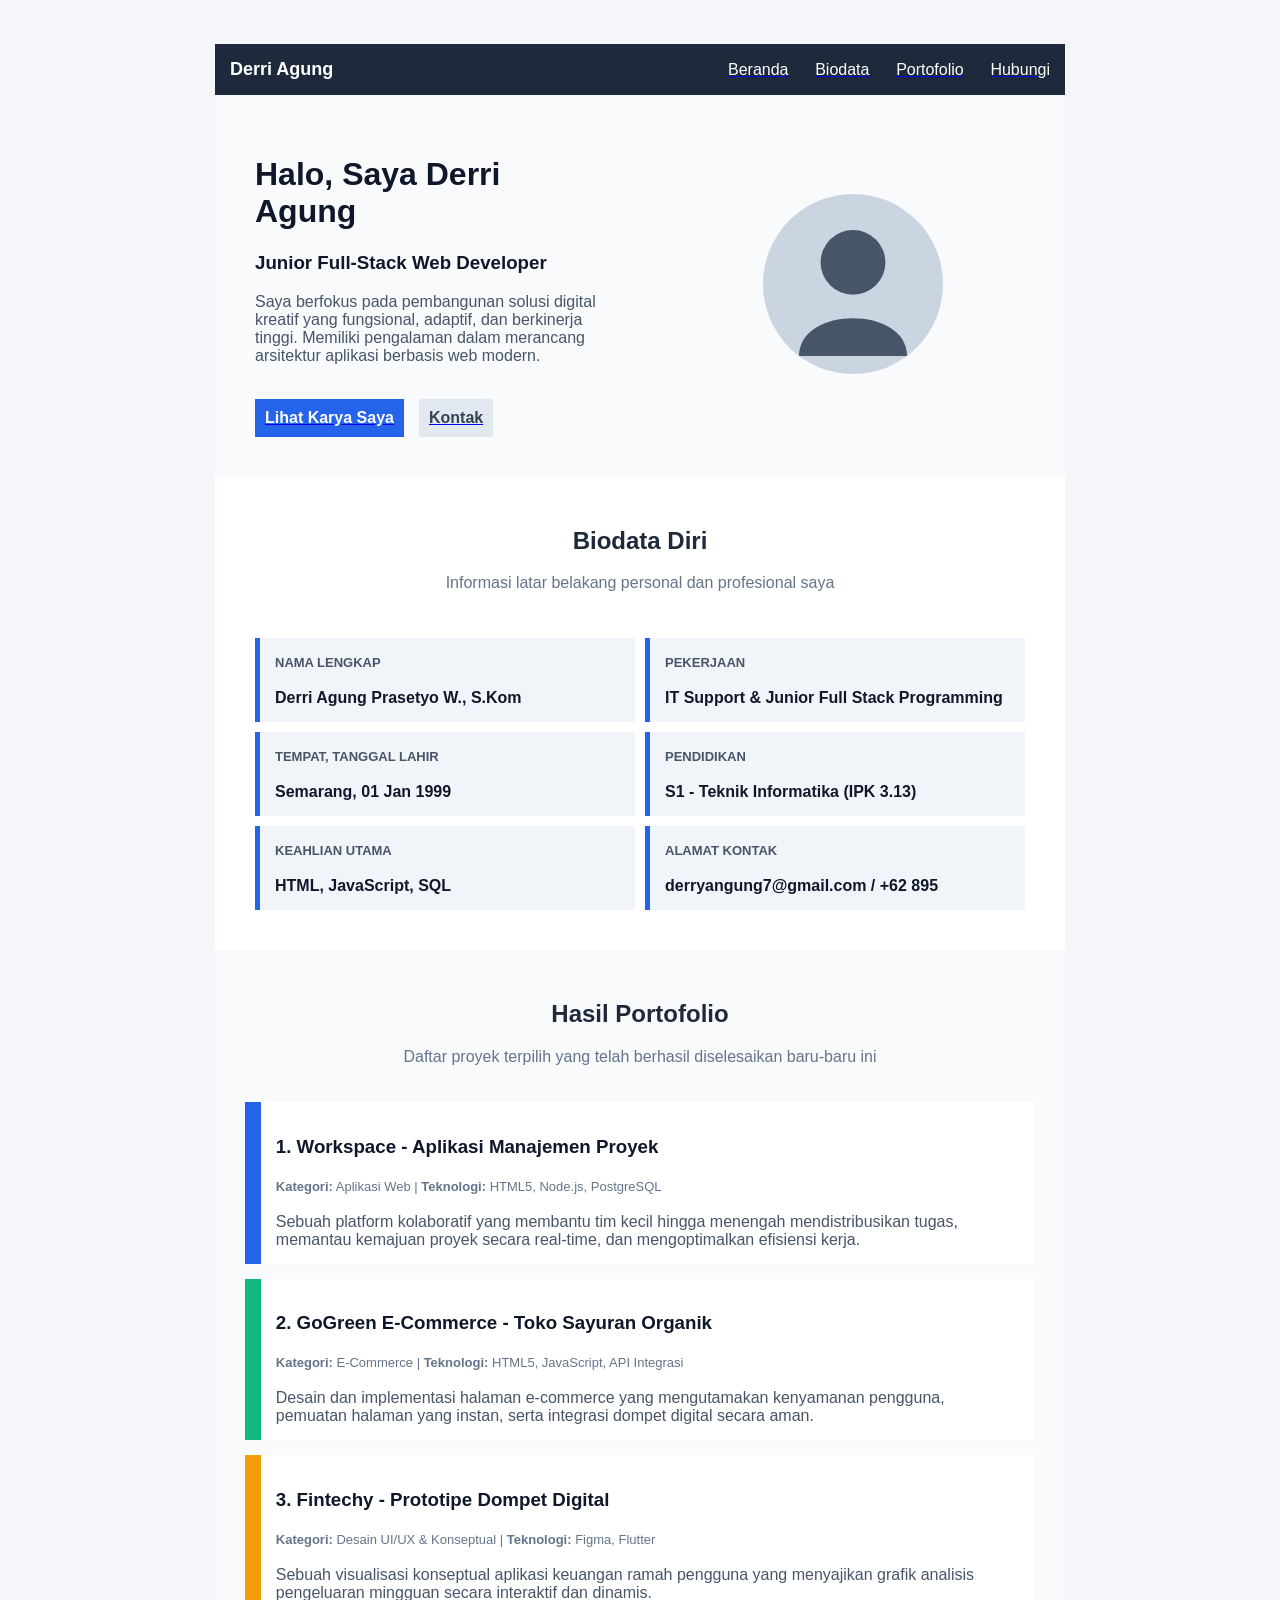
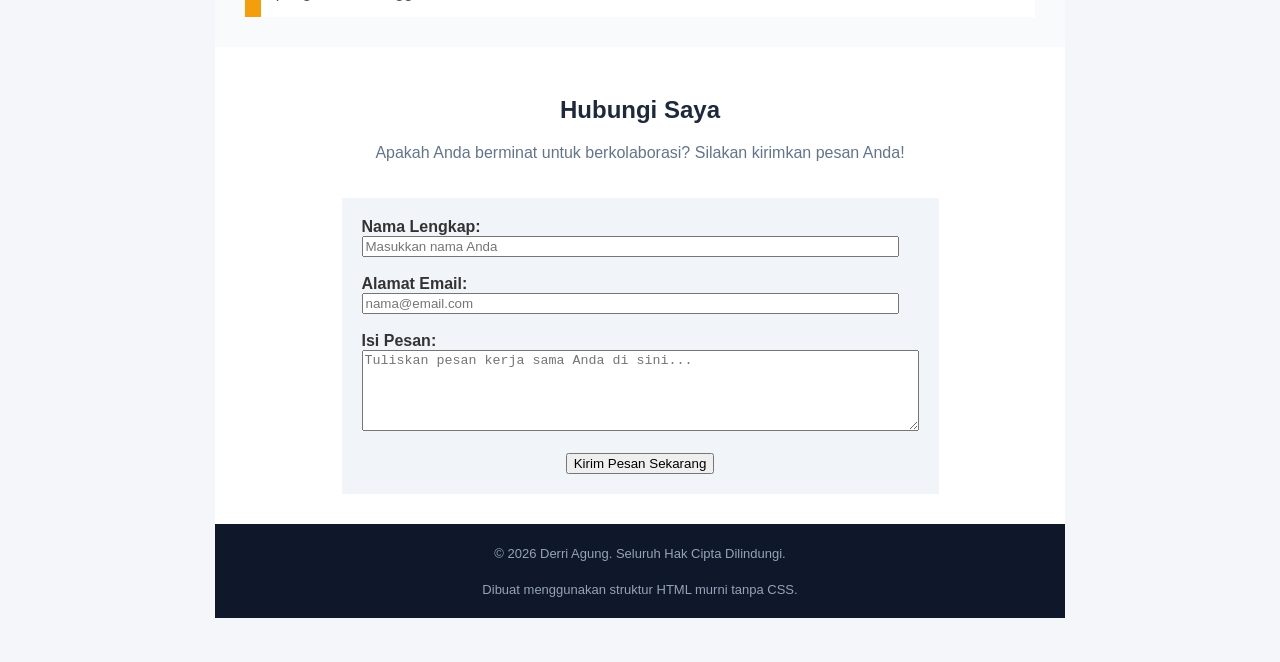
<file: Tugas_1/index.html>
<!doctype html>
<html lang="id">
  <head>
    <meta charset="UTF-8" />
    <meta name="viewport" content="width=device-width, initial-scale=1.0" />
    <title>Portofolio - Derri Agung</title>
  </head>
  <body bgcolor="#f4f6f9" text="#333333">
    <font face="Arial, Helvetica, sans-serif">
      <br /><br />
      <!-- Container Utama menggunakan Table murni -->
      <table border="0" width="850" align="center" cellpadding="0" cellspacing="0" bgcolor="#ffffff">
        <tr>
          <td>
            <!--================= SECTION 1: MENU =================-->
            <table border="0" width="100%" cellpadding="15" cellspacing="0" bgcolor="#1e293b">
              <tr>
                <td width="30%">
                  <font color="#ffffff" size="4"><b>Derri Agung</b></font>
                </td>
                <td width="70%" align="right">
                  <font size="3">
                    <a href="#home"><font color="#ffffff">Beranda</font></a> &nbsp;&nbsp;&nbsp;&nbsp; <a href="#biodata"><font color="#ffffff">Biodata</font></a> &nbsp;&nbsp;&nbsp;&nbsp;
                    <a href="#portfolio"><font color="#ffffff">Portofolio</font></a> &nbsp;&nbsp;&nbsp;&nbsp;
                    <a href="#contact"><font color="#ffffff">Hubungi</font></a>
                  </font>
                </td>
              </tr>
            </table>

            <!-- ================= SECTION 2: HERO (NAMA & GAMBAR) ================= -->
            <a name="home"></a>
            <table border="0" width="100%" cellpadding="40" cellspacing="0" bgcolor="#f8fafc">
              <tr>
                <!-- Nama dan Deskripsi (Sisi Kiri) -->
                <td width="50%" valign="middle">
                  <font color="#0f172a">
                    <h1>Halo, Saya Derri Agung</h1>
                    <h3>Junior Full-Stack Web Developer</h3>
                    <p>
                      <font color="#475569"> Saya berfokus pada pembangunan solusi digital kreatif yang fungsional, adaptif, dan berkinerja tinggi. Memiliki pengalaman dalam merancang arsitektur aplikasi berbasis web modern. </font>
                    </p>
                    <br />

                    <!-- Tombol Aksi menggunakan nested table HTML -->
                    <table border="0" cellpadding="0" cellspacing="0">
                      <tr>
                        <td bgcolor="#2563eb" align="center">
                          <table border="0" cellpadding="10" cellspacing="0">
                            <tr>
                              <td>
                                <a href="#portfolio"
                                  ><font color="#ffffff"><b>Lihat Karya Saya</b></font></a
                                >
                              </td>
                            </tr>
                          </table>
                        </td>
                        <td width="15"></td>
                        <td bgcolor="#e2e8f0" align="center">
                          <table border="0" cellpadding="10" cellspacing="0">
                            <tr>
                              <td>
                                <a href="#contact"
                                  ><font color="#334155"><b>Kontak</b></font></a
                                >
                              </td>
                            </tr>
                          </table>
                        </td>
                      </tr>
                    </table>
                  </font>
                </td>

                <!-- Gambar / Avatar SVG murni tanpa atribut style -->
                <td width="50%" align="center" valign="middle">
                  <svg width="180" height="180" viewBox="0 0 100 100">
                    <circle cx="50" cy="50" r="50" fill="#cbd5e1" />
                    <circle cx="50" cy="38" r="18" fill="#475569" />
                    <path d="M20 90 C20 62, 80 62, 80 90" fill="#475569" />
                  </svg>
                </td>
              </tr>
            </table>

            <!-- ================= SECTION 3: BIODATA (6 BOX) ================= -->
            <a name="biodata"></a>
            <table border="0" width="100%" cellpadding="30" cellspacing="0">
              <tr>
                <td>
                  <center>
                    <font color="#1e293b">
                      <h2>Biodata Diri</h2>
                    </font>
                    <font color="#64748b">Informasi latar belakang personal dan profesional saya</font>
                  </center>
                  <br /><br />

                  <!-- Grid 6 Box menggunakan nested table (3 Baris, 2 Kolom) -->
                  <table border="0" width="100%" cellpadding="0" cellspacing="10">
                    <!-- Baris 1: Box 1 & Box 2 -->
                    <tr>
                      <td width="50%" bgcolor="#f1f5f9">
                        <!-- Trik garis kiri biru tanpa CSS: pakai kolom tabel kecil -->
                        <table border="0" width="100%" cellpadding="0" cellspacing="0">
                          <tr>
                            <td width="5" bgcolor="#2563eb"></td>
                            <td>
                              <table border="0" width="100%" cellpadding="15" cellspacing="0">
                                <tr>
                                  <td>
                                    <font color="#475569" size="2"><b>NAMA LENGKAP</b></font
                                    ><br /><br />
                                    <font color="#0f172a" size="3"><b>Derri Agung Prasetyo W., S.Kom</b></font>
                                  </td>
                                </tr>
                              </table>
                            </td>
                          </tr>
                        </table>
                      </td>

                      <td width="50%" bgcolor="#f1f5f9">
                        <table border="0" width="100%" cellpadding="0" cellspacing="0">
                          <tr>
                            <td width="5" bgcolor="#2563eb"></td>
                            <td>
                              <table border="0" width="100%" cellpadding="15" cellspacing="0">
                                <tr>
                                  <td>
                                    <font color="#475569" size="2"><b>PEKERJAAN</b></font
                                    ><br /><br />
                                    <font color="#0f172a" size="3"><b>IT Support & Junior Full Stack Programming</b></font>
                                  </td>
                                </tr>
                              </table>
                            </td>
                          </tr>
                        </table>
                      </td>
                    </tr>

                    <!-- Baris 2: Box 3 & Box 4 -->
                    <tr>
                      <td bgcolor="#f1f5f9">
                        <table border="0" width="100%" cellpadding="0" cellspacing="0">
                          <tr>
                            <td width="5" bgcolor="#2563eb"></td>
                            <td>
                              <table border="0" width="100%" cellpadding="15" cellspacing="0">
                                <tr>
                                  <td>
                                    <font color="#475569" size="2"><b>TEMPAT, TANGGAL LAHIR</b></font
                                    ><br /><br />
                                    <font color="#0f172a" size="3"><b>Semarang, 01 Jan 1999</b></font>
                                  </td>
                                </tr>
                              </table>
                            </td>
                          </tr>
                        </table>
                      </td>

                      <td bgcolor="#f1f5f9">
                        <table border="0" width="100%" cellpadding="0" cellspacing="0">
                          <tr>
                            <td width="5" bgcolor="#2563eb"></td>
                            <td>
                              <table border="0" width="100%" cellpadding="15" cellspacing="0">
                                <tr>
                                  <td>
                                    <font color="#475569" size="2"><b>PENDIDIKAN</b></font
                                    ><br /><br />
                                    <font color="#0f172a" size="3"><b>S1 - Teknik Informatika (IPK 3.13)</b></font>
                                  </td>
                                </tr>
                              </table>
                            </td>
                          </tr>
                        </table>
                      </td>
                    </tr>

                    <!-- Baris 3: Box 5 & Box 6 -->
                    <tr>
                      <td bgcolor="#f1f5f9">
                        <table border="0" width="100%" cellpadding="0" cellspacing="0">
                          <tr>
                            <td width="5" bgcolor="#2563eb"></td>
                            <td>
                              <table border="0" width="100%" cellpadding="15" cellspacing="0">
                                <tr>
                                  <td>
                                    <font color="#475569" size="2"><b>KEAHLIAN UTAMA</b></font
                                    ><br /><br />
                                    <font color="#0f172a" size="3"><b>HTML, JavaScript, SQL</b></font>
                                  </td>
                                </tr>
                              </table>
                            </td>
                          </tr>
                        </table>
                      </td>

                      <td bgcolor="#f1f5f9">
                        <table border="0" width="100%" cellpadding="0" cellspacing="0">
                          <tr>
                            <td width="5" bgcolor="#2563eb"></td>
                            <td>
                              <table border="0" width="100%" cellpadding="15" cellspacing="0">
                                <tr>
                                  <td>
                                    <font color="#475569" size="2"><b>ALAMAT KONTAK</b></font
                                    ><br /><br />
                                    <font color="#0f172a" size="3"><b>derryangung7@gmail.com / +62 895</b></font>
                                  </td>
                                </tr>
                              </table>
                            </td>
                          </tr>
                        </table>
                      </td>
                    </tr>
                  </table>
                </td>
              </tr>
            </table>

            <!-- ================= SECTION 4: PORTOFOLIO ================= -->
            <a name="portfolio"></a>
            <table border="0" width="100%" cellpadding="30" cellspacing="0" bgcolor="#f8fafc">
              <tr>
                <td>
                  <center>
                    <font color="#1e293b">
                      <h2>Hasil Portofolio</h2>
                    </font>
                    <font color="#64748b">Daftar proyek terpilih yang telah berhasil diselesaikan baru-baru ini</font>
                  </center>
                  <br /><br />

                  <table border="0" width="100%" cellpadding="0" cellspacing="0">
                    <!-- Proyek 1 -->
                    <tr>
                      <td width="2%" bgcolor="#2563eb"></td>
                      <td width="98%" bgcolor="#ffffff">
                        <table border="0" width="100%" cellpadding="15" cellspacing="0">
                          <tr>
                            <td>
                              <font color="#0f172a">
                                <h3>1. Workspace - Aplikasi Manajemen Proyek</h3>
                              </font>
                              <font color="#64748b" size="2"><b>Kategori:</b> Aplikasi Web | <b>Teknologi:</b> HTML5, Node.js, PostgreSQL</font><br /><br />
                              <font color="#475569">Sebuah platform kolaboratif yang membantu tim kecil hingga menengah mendistribusikan tugas, memantau kemajuan proyek secara real-time, dan mengoptimalkan efisiensi kerja.</font>
                            </td>
                          </tr>
                        </table>
                      </td>
                    </tr>

                    <tr>
                      <td height="15" colspan="2"></td>
                    </tr>

                    <!-- Proyek 2 -->
                    <tr>
                      <td width="2%" bgcolor="#10b981"></td>
                      <td width="98%" bgcolor="#ffffff">
                        <table border="0" width="100%" cellpadding="15" cellspacing="0">
                          <tr>
                            <td>
                              <font color="#0f172a">
                                <h3>2. GoGreen E-Commerce - Toko Sayuran Organik</h3>
                              </font>
                              <font color="#64748b" size="2"><b>Kategori:</b> E-Commerce | <b>Teknologi:</b> HTML5, JavaScript, API Integrasi</font><br /><br />
                              <font color="#475569">Desain dan implementasi halaman e-commerce yang mengutamakan kenyamanan pengguna, pemuatan halaman yang instan, serta integrasi dompet digital secara aman.</font>
                            </td>
                          </tr>
                        </table>
                      </td>
                    </tr>

                    <tr>
                      <td height="15" colspan="2"></td>
                    </tr>

                    <!-- Proyek 3 -->
                    <tr>
                      <td width="2%" bgcolor="#f59e0b"></td>
                      <td width="98%" bgcolor="#ffffff">
                        <table border="0" width="100%" cellpadding="15" cellspacing="0">
                          <tr>
                            <td>
                              <font color="#0f172a">
                                <h3>3. Fintechy - Prototipe Dompet Digital</h3>
                              </font>
                              <font color="#64748b" size="2"><b>Kategori:</b> Desain UI/UX & Konseptual | <b>Teknologi:</b> Figma, Flutter</font><br /><br />
                              <font color="#475569">Sebuah visualisasi konseptual aplikasi keuangan ramah pengguna yang menyajikan grafik analisis pengeluaran mingguan secara interaktif dan dinamis.</font>
                            </td>
                          </tr>
                        </table>
                      </td>
                    </tr>
                  </table>
                </td>
              </tr>
            </table>

            <!-- ================= SECTION TAMBAHAN: FORM HUBUNGI ================= -->
            <a name="contact"></a>
            <table border="0" width="100%" cellpadding="30" cellspacing="0">
              <tr>
                <td>
                  <center>
                    <font color="#1e293b">
                      <h2>Hubungi Saya</h2>
                    </font>
                    <font color="#64748b">Apakah Anda berminat untuk berkolaborasi? Silakan kirimkan pesan Anda!</font>
                  </center>
                  <br /><br />

                  <table border="0" width="75%" align="center" cellpadding="20" cellspacing="0" bgcolor="#f1f5f9">
                    <tr>
                      <td>
                        <form action="#" method="POST">
                          <b>Nama Lengkap:</b><br />
                          <input type="text" id="name" name="name" size="65" placeholder="Masukkan nama Anda" />
                          <br /><br />

                          <b>Alamat Email:</b><br />
                          <input type="text" id="email" name="email" size="65" placeholder="nama@email.com" />
                          <br /><br />

                          <b>Isi Pesan:</b><br />
                          <textarea id="message" name="message" rows="5" cols="67" placeholder="Tuliskan pesan kerja sama Anda di sini..."></textarea>
                          <br /><br />

                          <center>
                            <input type="submit" value="Kirim Pesan Sekarang" />
                          </center>
                        </form>
                      </td>
                    </tr>
                  </table>
                </td>
              </tr>
            </table>

            <!-- ================= FOOTER ================= -->
            <table border="0" width="100%" cellpadding="20" cellspacing="0" bgcolor="#0f172a">
              <tr>
                <td align="center">
                  <font color="#94a3b8" size="2">
                    &copy; 2026 Derri Agung. Seluruh Hak Cipta Dilindungi.<br /><br />
                    Dibuat menggunakan struktur HTML murni tanpa CSS.
                  </font>
                </td>
              </tr>
            </table>
          </td>
        </tr>
      </table>
      <br /><br />
    </font>
  </body>
</html>
</file>
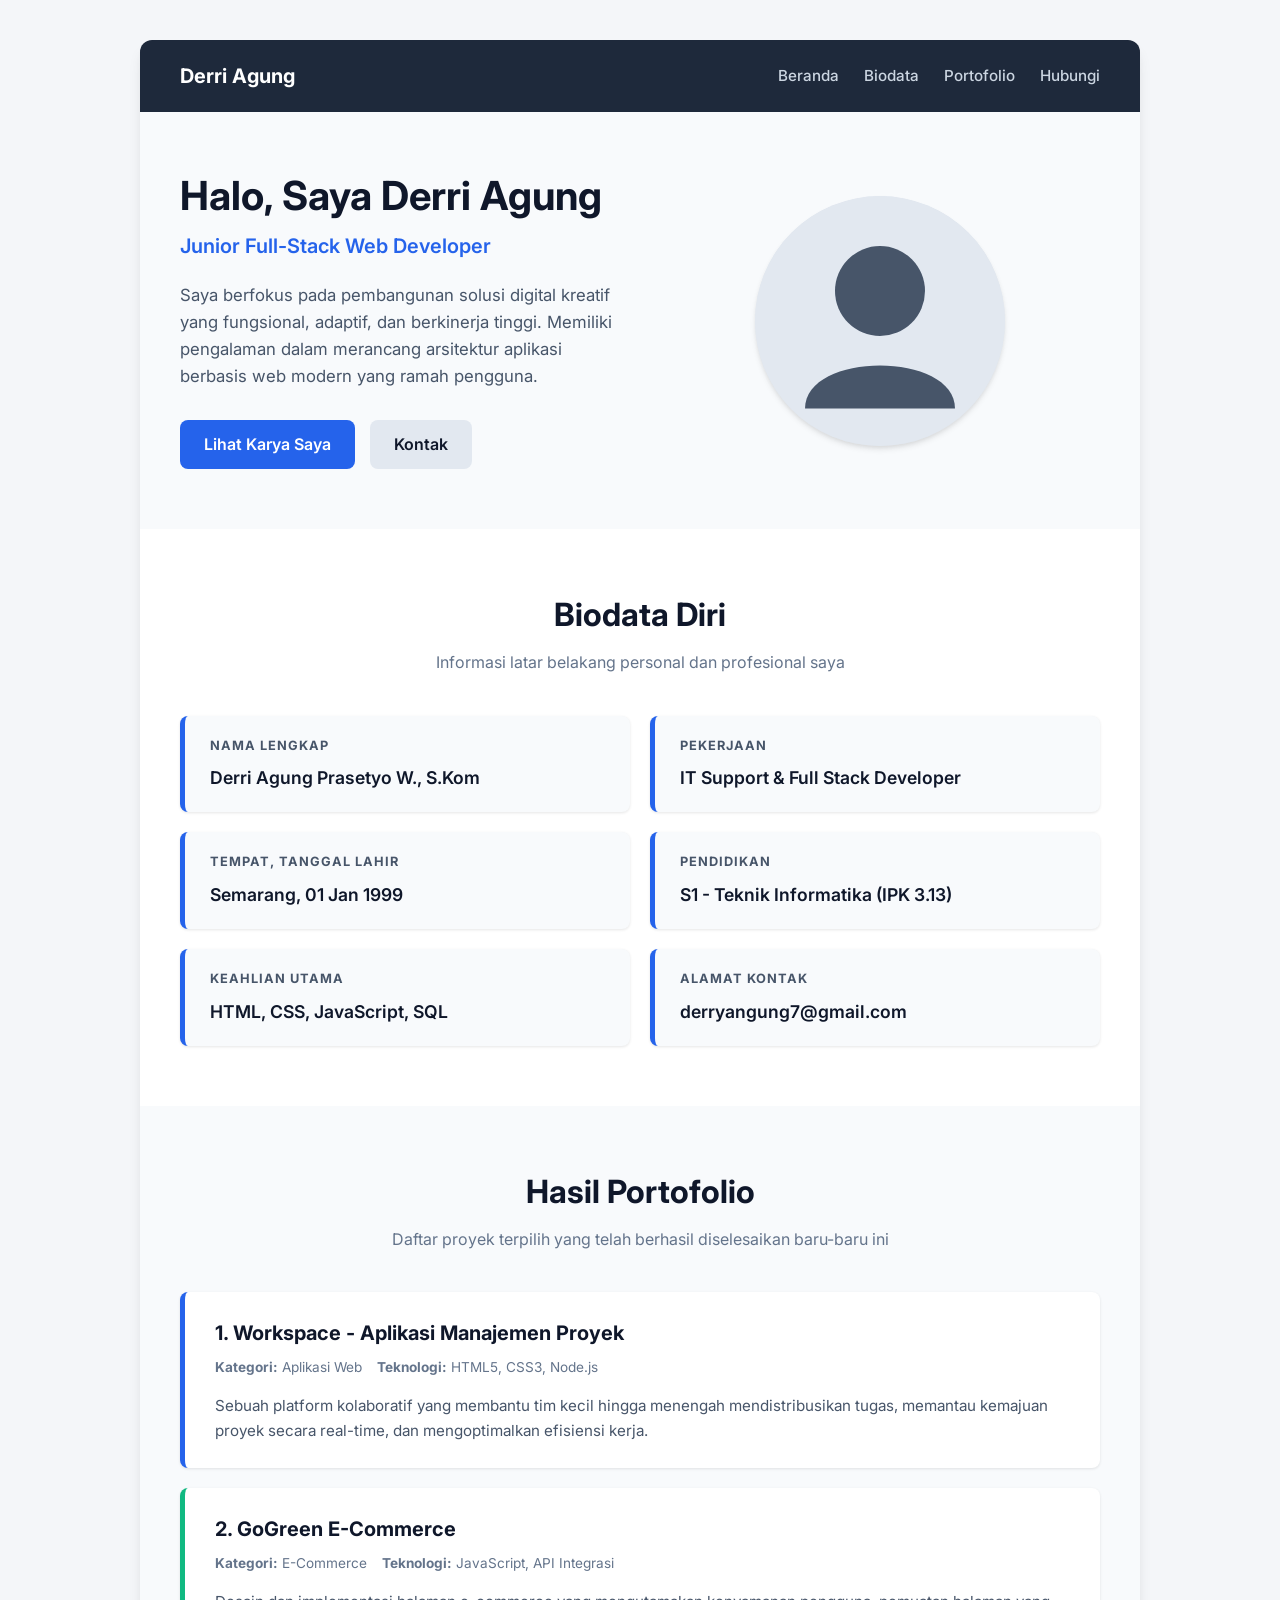
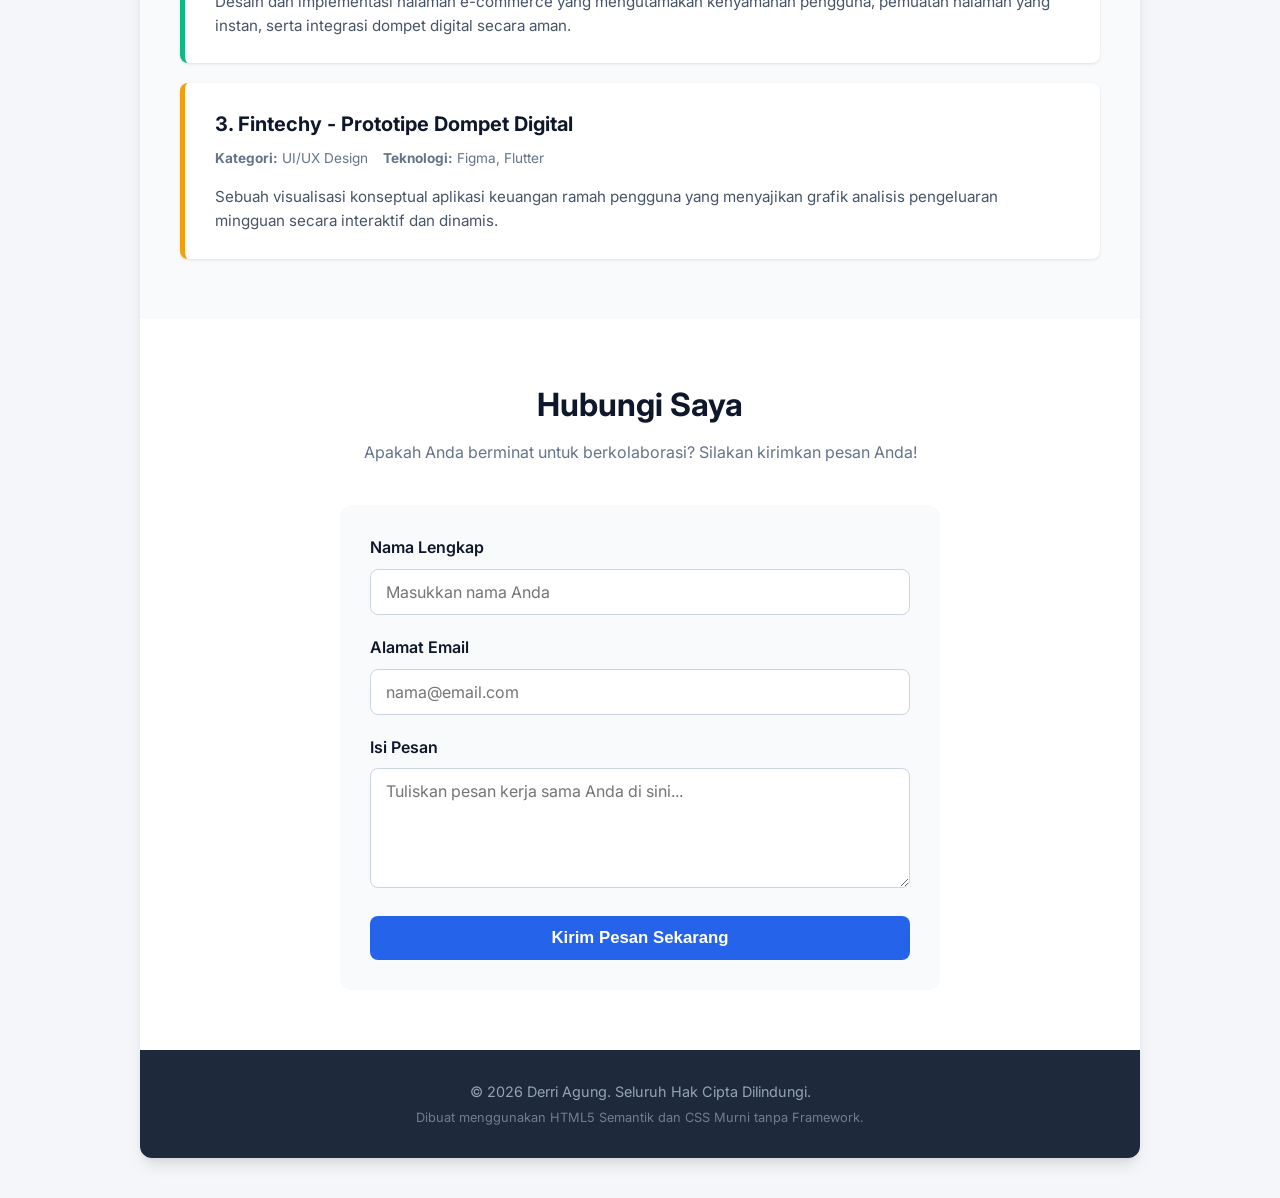
<file: Tugas_2/index.html>
<!doctype html>
<html lang="id">
  <head>
    <meta charset="UTF-8" />
    <meta name="viewport" content="width=device-width, initial-scale=1.0" />
    <title>Portofolio - Derri Agung</title>

    <!-- Mengimpor font Inter dari Google Fonts untuk tampilan modern -->
    <link rel="preconnect" href="https://fonts.googleapis.com" />
    <link rel="preconnect" href="https://fonts.gstatic.com" crossorigin />
    <link href="https://fonts.googleapis.com/css2?family=Inter:wght@400;500;600;700&display=swap" rel="stylesheet" />

    <style>
      /* ================= VARIABEL WARNA & TEMA ================= */
      :root {
        --primary: #2563eb;
        --primary-hover: #1d4ed8;
        --secondary: #e2e8f0;
        --secondary-hover: #cbd5e1;

        --bg-body: #f4f6f9;
        --bg-surface: #ffffff;
        --bg-alt: #f8fafc;
        --bg-nav: #1e293b;

        --text-dark: #0f172a;
        --text-muted: #475569;
        --text-light: #64748b;
        --text-white: #ffffff;

        --border-color: #cbd5e1;

        --shadow-sm: 0 1px 3px rgba(0, 0, 0, 0.1);
        --shadow-md: 0 4px 6px -1px rgba(0, 0, 0, 0.1), 0 2px 4px -1px rgba(0, 0, 0, 0.06);
        --shadow-lg: 0 10px 15px -3px rgba(0, 0, 0, 0.1), 0 4px 6px -2px rgba(0, 0, 0, 0.05);

        --radius: 8px;
        --radius-lg: 12px;
      }

      /* ================= RESET DASAR ================= */
      * {
        margin: 0;
        padding: 0;
        box-sizing: border-box;
      }

      html {
        scroll-behavior: smooth; /* Efek scroll halus saat klik menu */
      }

      body {
        font-family: "Inter", sans-serif;
        background-color: var(--bg-body);
        color: var(--text-dark);
        line-height: 1.6;
      }

      /* ================= LAYOUT UTAMA ================= */
      .container {
        max-width: 1000px;
        margin: 40px auto;
        background-color: var(--bg-surface);
        border-radius: var(--radius-lg);
        box-shadow: var(--shadow-lg);
        overflow: hidden;
      }

      section {
        padding: 60px 40px;
      }

      section:nth-child(even) {
        background-color: var(--bg-alt);
      }

      /* ================= NAVIGASI ================= */
      nav {
        background-color: var(--bg-nav);
        padding: 20px 40px;
        display: flex;
        justify-content: space-between;
        align-items: center;
        position: sticky;
        top: 0;
        z-index: 100;
      }

      .nav-logo {
        color: var(--text-white);
        font-size: 1.25rem;
        font-weight: 700;
        text-decoration: none;
      }

      .nav-links {
        display: flex;
        gap: 25px;
      }

      .nav-links a {
        color: #cbd5e1;
        text-decoration: none;
        font-size: 0.95rem;
        font-weight: 500;
        transition: color 0.3s ease;
      }

      .nav-links a:hover {
        color: var(--text-white);
      }

      /* ================= HERO SECTION ================= */
      .hero {
        display: flex;
        align-items: center;
        justify-content: space-between;
        gap: 40px;
      }

      .hero-content {
        flex: 1;
      }

      .hero-content h1 {
        font-size: 2.5rem;
        color: var(--text-dark);
        margin-bottom: 10px;
        line-height: 1.2;
      }

      .hero-content h3 {
        font-size: 1.25rem;
        color: var(--primary);
        font-weight: 600;
        margin-bottom: 20px;
      }

      .hero-content p {
        color: var(--text-muted);
        margin-bottom: 30px;
        font-size: 1.05rem;
      }

      .hero-image {
        flex: 1;
        display: flex;
        justify-content: center;
      }

      .hero-image svg {
        width: 250px;
        height: 250px;
        background-color: #e2e8f0;
        border-radius: 50%;
        box-shadow: var(--shadow-md);
      }

      /* ================= TOMBOL ================= */
      .btn-group {
        display: flex;
        gap: 15px;
      }

      .btn {
        display: inline-block;
        padding: 12px 24px;
        border-radius: var(--radius);
        font-weight: 600;
        text-decoration: none;
        transition: all 0.3s ease;
        cursor: pointer;
        border: none;
      }

      .btn-primary {
        background-color: var(--primary);
        color: var(--text-white);
      }

      .btn-primary:hover {
        background-color: var(--primary-hover);
        transform: translateY(-2px);
        box-shadow: var(--shadow-md);
      }

      .btn-secondary {
        background-color: var(--secondary);
        color: var(--text-dark);
      }

      .btn-secondary:hover {
        background-color: var(--secondary-hover);
        transform: translateY(-2px);
      }

      /* ================= SECTION HEADER ================= */
      .section-header {
        text-align: center;
        margin-bottom: 40px;
      }

      .section-header h2 {
        font-size: 2rem;
        color: var(--text-dark);
        margin-bottom: 10px;
      }

      .section-header p {
        color: var(--text-light);
      }

      /* ================= BIODATA (GRID 2 KOLOM) ================= */
      .biodata-grid {
        display: grid;
        grid-template-columns: repeat(auto-fit, minmax(300px, 1fr));
        gap: 20px;
      }

      .info-card {
        background-color: #f8fafc;
        padding: 20px 25px;
        border-radius: var(--radius);
        border-left: 5px solid var(--primary);
        box-shadow: var(--shadow-sm);
        transition: transform 0.3s ease;
      }

      .info-card:hover {
        transform: translateX(5px);
      }

      .info-card h4 {
        font-size: 0.8rem;
        color: var(--text-muted);
        text-transform: uppercase;
        letter-spacing: 1px;
        margin-bottom: 8px;
      }

      .info-card p {
        font-size: 1.1rem;
        color: var(--text-dark);
        font-weight: 600;
      }

      /* ================= PORTOFOLIO ================= */
      .portfolio-list {
        display: flex;
        flex-direction: column;
        gap: 20px;
      }

      .portfolio-item {
        background-color: var(--bg-surface);
        padding: 25px 30px;
        border-radius: var(--radius);
        box-shadow: var(--shadow-sm);
        border-left: 5px solid var(--primary);
        transition: box-shadow 0.3s ease;
      }

      .portfolio-item:hover {
        box-shadow: var(--shadow-md);
      }

      .portfolio-item.green {
        border-left-color: #10b981;
      }
      .portfolio-item.yellow {
        border-left-color: #f59e0b;
      }

      .portfolio-item h3 {
        font-size: 1.25rem;
        color: var(--text-dark);
        margin-bottom: 8px;
      }

      .portfolio-meta {
        font-size: 0.85rem;
        color: var(--text-light);
        margin-bottom: 15px;
        display: flex;
        gap: 15px;
      }

      .portfolio-item p {
        color: var(--text-muted);
        font-size: 0.95rem;
      }

      /* ================= KONTAK ================= */
      .contact-wrapper {
        max-width: 600px;
        margin: 0 auto;
        background-color: var(--bg-alt);
        padding: 30px;
        border-radius: var(--radius-lg);
      }

      .form-group {
        margin-bottom: 20px;
      }

      .form-group label {
        display: block;
        font-weight: 600;
        margin-bottom: 8px;
        color: var(--text-dark);
      }

      .form-group input,
      .form-group textarea {
        width: 100%;
        padding: 12px 15px;
        border: 1px solid var(--border-color);
        border-radius: var(--radius);
        font-family: "Inter", sans-serif;
        font-size: 1rem;
        transition: border-color 0.3s ease;
      }

      .form-group input:focus,
      .form-group textarea:focus {
        outline: none;
        border-color: var(--primary);
        box-shadow: 0 0 0 3px rgba(37, 99, 235, 0.1);
      }

      .form-group textarea {
        resize: vertical;
        min-height: 120px;
      }

      .submit-btn {
        width: 100%;
        text-align: center;
        font-size: 1.05rem;
      }

      /* ================= FOOTER ================= */
      footer {
        background-color: var(--bg-nav);
        color: #94a3b8;
        text-align: center;
        padding: 30px 20px;
        font-size: 0.9rem;
      }

      /* ================= RESPONSIVE (HP & TABLET) ================= */
      @media (max-width: 768px) {
        .container {
          margin: 0; /* Penuhi layar di HP */
          border-radius: 0;
        }

        nav {
          flex-direction: column;
          gap: 15px;
        }

        .hero {
          flex-direction: column-reverse;
          text-align: center;
        }

        .btn-group {
          justify-content: center;
        }

        section {
          padding: 40px 20px;
        }

        .hero-image svg {
          width: 200px;
          height: 200px;
        }

        .portfolio-meta {
          flex-direction: column;
          gap: 5px;
        }
      }
    </style>
  </head>
  <body>
    <div class="container">
      <!-- HEADER / NAVIGASI -->
      <nav>
        <a href="#" class="nav-logo">Derri Agung</a>
        <div class="nav-links">
          <a href="#home">Beranda</a>
          <a href="#biodata">Biodata</a>
          <a href="#portfolio">Portofolio</a>
          <a href="#contact">Hubungi</a>
        </div>
      </nav>

      <!-- SECTION 1: HERO -->
      <section id="home" class="hero">
        <div class="hero-content">
          <h1>Halo, Saya Derri Agung</h1>
          <h3>Junior Full-Stack Web Developer</h3>
          <p>Saya berfokus pada pembangunan solusi digital kreatif yang fungsional, adaptif, dan berkinerja tinggi. Memiliki pengalaman dalam merancang arsitektur aplikasi berbasis web modern yang ramah pengguna.</p>

          <div class="btn-group">
            <a href="#portfolio" class="btn btn-primary">Lihat Karya Saya</a>
            <a href="#contact" class="btn btn-secondary">Kontak</a>
          </div>
        </div>

        <div class="hero-image">
          <!-- SVG Avatar -->
          <svg viewBox="0 0 100 100">
            <!-- Background -->
            <circle cx="50" cy="50" r="50" fill="#e2e8f0" />
            <!-- Head -->
            <circle cx="50" cy="38" r="18" fill="#475569" />
            <!-- Body -->
            <path d="M20 85 C20 62, 80 62, 80 85" fill="#475569" />
          </svg>
        </div>
      </section>

      <!-- SECTION 2: BIODATA -->
      <section id="biodata">
        <div class="section-header">
          <h2>Biodata Diri</h2>
          <p>Informasi latar belakang personal dan profesional saya</p>
        </div>

        <div class="biodata-grid">
          <div class="info-card">
            <h4>Nama Lengkap</h4>
            <p>Derri Agung Prasetyo W., S.Kom</p>
          </div>
          <div class="info-card">
            <h4>Pekerjaan</h4>
            <p>IT Support & Full Stack Developer</p>
          </div>
          <div class="info-card">
            <h4>Tempat, Tanggal Lahir</h4>
            <p>Semarang, 01 Jan 1999</p>
          </div>
          <div class="info-card">
            <h4>Pendidikan</h4>
            <p>S1 - Teknik Informatika (IPK 3.13)</p>
          </div>
          <div class="info-card">
            <h4>Keahlian Utama</h4>
            <p>HTML, CSS, JavaScript, SQL</p>
          </div>
          <div class="info-card">
            <h4>Alamat Kontak</h4>
            <p>derryangung7@gmail.com</p>
          </div>
        </div>
      </section>

      <!-- SECTION 3: PORTOFOLIO -->
      <section id="portfolio">
        <div class="section-header">
          <h2>Hasil Portofolio</h2>
          <p>Daftar proyek terpilih yang telah berhasil diselesaikan baru-baru ini</p>
        </div>

        <div class="portfolio-list">
          <!-- Item 1 -->
          <div class="portfolio-item">
            <h3>1. Workspace - Aplikasi Manajemen Proyek</h3>
            <div class="portfolio-meta">
              <span><strong>Kategori:</strong> Aplikasi Web</span>
              <span><strong>Teknologi:</strong> HTML5, CSS3, Node.js</span>
            </div>
            <p>Sebuah platform kolaboratif yang membantu tim kecil hingga menengah mendistribusikan tugas, memantau kemajuan proyek secara real-time, dan mengoptimalkan efisiensi kerja.</p>
          </div>

          <!-- Item 2 -->
          <div class="portfolio-item green">
            <h3>2. GoGreen E-Commerce</h3>
            <div class="portfolio-meta">
              <span><strong>Kategori:</strong> E-Commerce</span>
              <span><strong>Teknologi:</strong> JavaScript, API Integrasi</span>
            </div>
            <p>Desain dan implementasi halaman e-commerce yang mengutamakan kenyamanan pengguna, pemuatan halaman yang instan, serta integrasi dompet digital secara aman.</p>
          </div>

          <!-- Item 3 -->
          <div class="portfolio-item yellow">
            <h3>3. Fintechy - Prototipe Dompet Digital</h3>
            <div class="portfolio-meta">
              <span><strong>Kategori:</strong> UI/UX Design</span>
              <span><strong>Teknologi:</strong> Figma, Flutter</span>
            </div>
            <p>Sebuah visualisasi konseptual aplikasi keuangan ramah pengguna yang menyajikan grafik analisis pengeluaran mingguan secara interaktif dan dinamis.</p>
          </div>
        </div>
      </section>

      <!-- SECTION 4: KONTAK -->
      <section id="contact">
        <div class="section-header">
          <h2>Hubungi Saya</h2>
          <p>Apakah Anda berminat untuk berkolaborasi? Silakan kirimkan pesan Anda!</p>
        </div>

        <div class="contact-wrapper">
          <form
            action="#"
            method="POST"
            onsubmit="
              event.preventDefault();
              alert('Ini adalah simulasi, form tidak dikirim ke server.');
            "
          >
            <div class="form-group">
              <label for="name">Nama Lengkap</label>
              <input type="text" id="name" name="name" required placeholder="Masukkan nama Anda" />
            </div>

            <div class="form-group">
              <label for="email">Alamat Email</label>
              <input type="email" id="email" name="email" required placeholder="nama@email.com" />
            </div>

            <div class="form-group">
              <label for="message">Isi Pesan</label>
              <textarea id="message" name="message" required placeholder="Tuliskan pesan kerja sama Anda di sini..."></textarea>
            </div>

            <button type="submit" class="btn btn-primary submit-btn">Kirim Pesan Sekarang</button>
          </form>
        </div>
      </section>

      <!-- FOOTER -->
      <footer>
        <p>&copy; 2026 Derri Agung. Seluruh Hak Cipta Dilindungi.</p>
        <p style="margin-top: 5px; font-size: 0.8rem; opacity: 0.7">Dibuat menggunakan HTML5 Semantik dan CSS Murni tanpa Framework.</p>
      </footer>
    </div>
  </body>
</html>
</file>
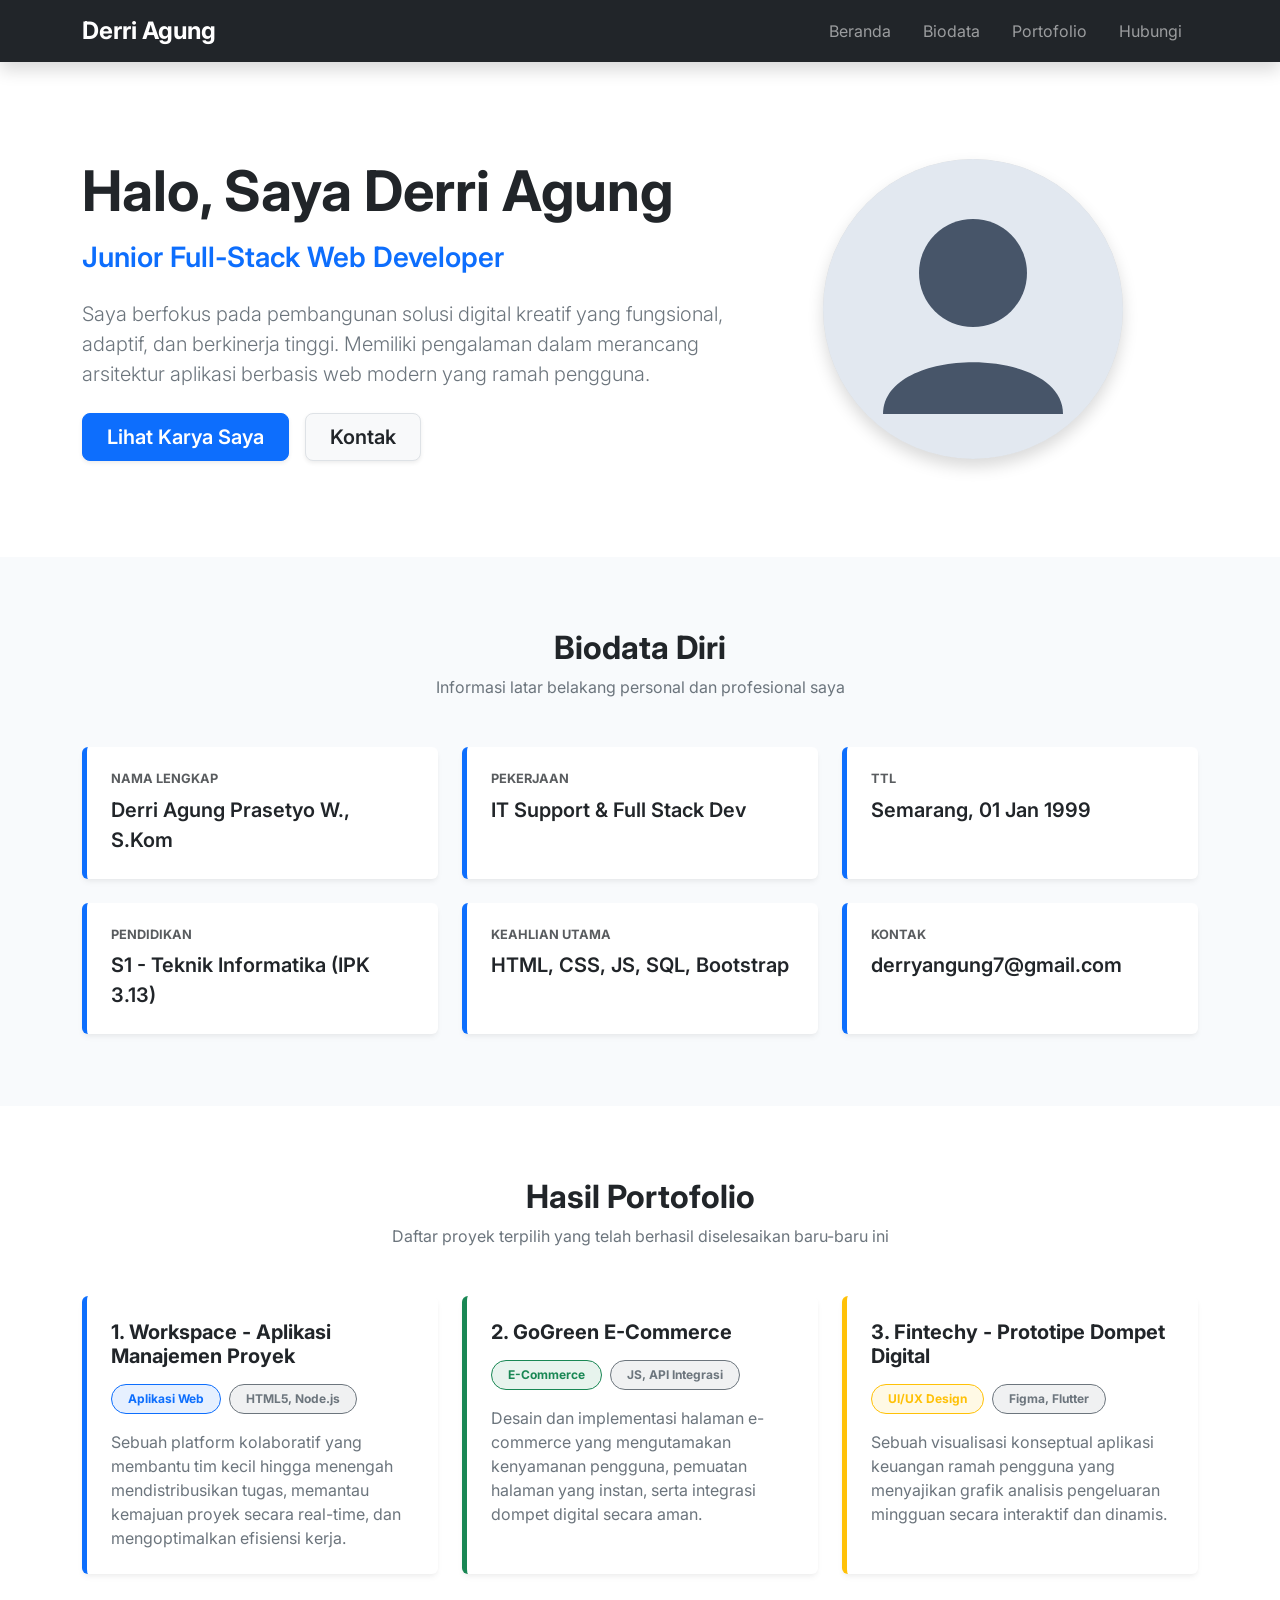
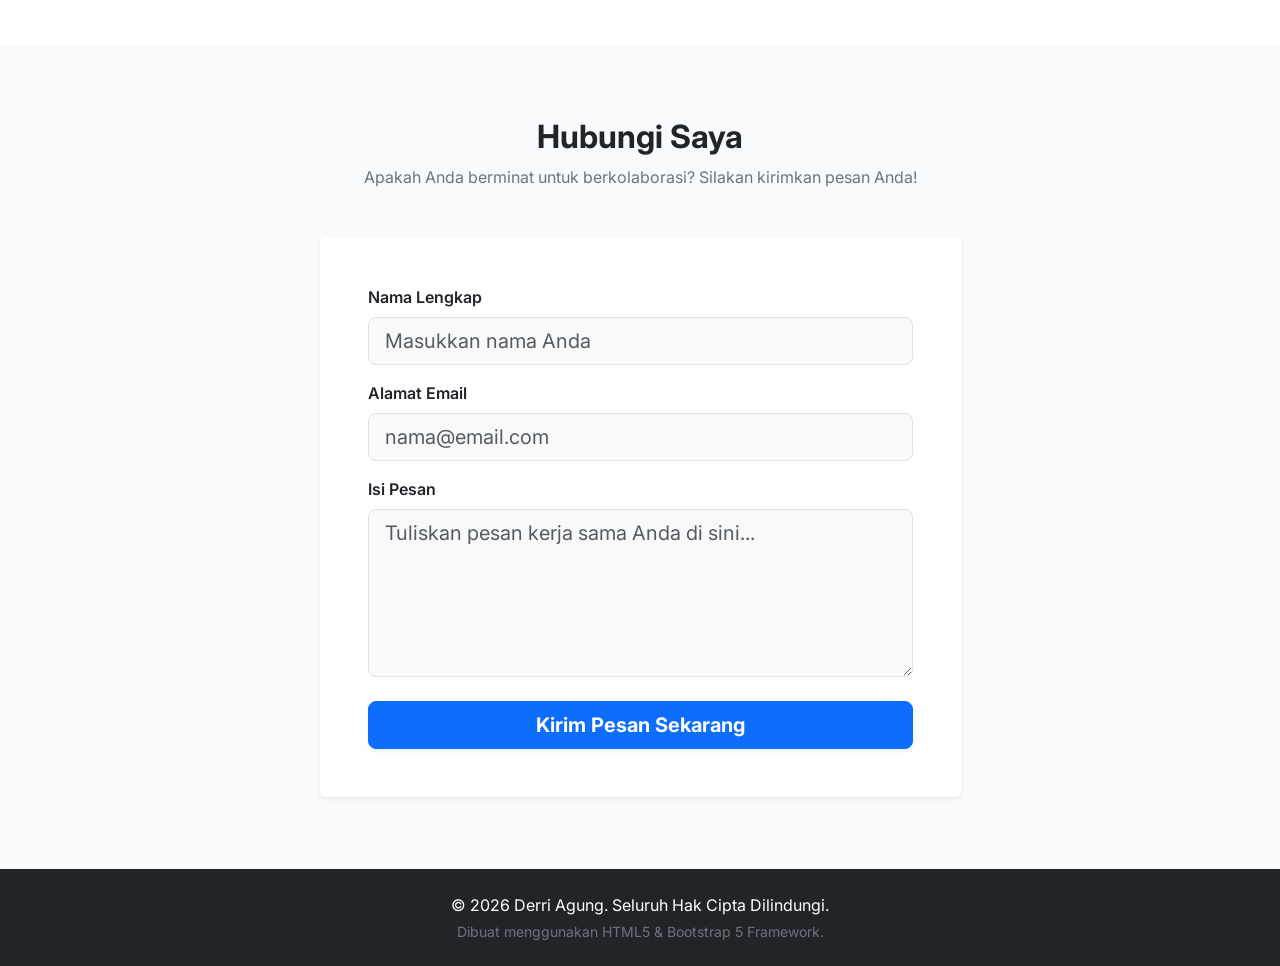
<file: Tugas_3/index.html>
<!doctype html>
<html lang="id">
  <head>
    <meta charset="UTF-8" />
    <meta name="viewport" content="width=device-width, initial-scale=1.0" />
    <title>Portofolio - Derri Agung</title>

    <!-- Mengimpor font Inter dari Google Fonts -->
    <link rel="preconnect" href="https://fonts.googleapis.com" />
    <link rel="preconnect" href="https://fonts.gstatic.com" crossorigin />
    <link href="https://fonts.googleapis.com/css2?family=Inter:wght@400;500;600;700&display=swap" rel="stylesheet" />

    <!-- Mengimpor Bootstrap 5 CSS via CDN -->
    <link href="https://cdn.jsdelivr.net/npm/bootstrap@5.3.3/dist/css/bootstrap.min.css" rel="stylesheet" integrity="sha384-QWTKZyjpPEjISv5WaRU9OFeRpok6YctnYmDr5pNlyT2bRjXh0JMhjY6hW+ALEwIH" crossorigin="anonymous" />

    <style>
      body {
        font-family: "Inter", sans-serif;
        background-color: #f4f6f9;
      }

      /* Offset untuk fixed navbar saat melakukan scroll otomatis */
      html {
        scroll-behavior: smooth;
        scroll-padding-top: 80px;
      }

      .bg-alt {
        background-color: #f8fafc;
      }

      /* Kustomisasi bayangan agar lebih lembut */
      .shadow-soft {
        box-shadow:
          0 4px 6px -1px rgba(0, 0, 0, 0.05),
          0 2px 4px -1px rgba(0, 0, 0, 0.03);
      }

      /* Efek hover pada card */
      .hover-lift {
        transition:
          transform 0.3s ease,
          box-shadow 0.3s ease;
      }
      .hover-lift:hover {
        transform: translateY(-5px);
        box-shadow:
          0 10px 15px -3px rgba(0, 0, 0, 0.1),
          0 4px 6px -2px rgba(0, 0, 0, 0.05);
      }
    </style>
  </head>
  <body>
    <nav class="navbar navbar-expand-lg navbar-dark bg-dark sticky-top shadow">
      <div class="container">
        <a class="navbar-brand fw-bold fs-4" href="#">Derri Agung</a>
        <!-- Tombol hamburger untuk tampilan mobile -->
        <button class="navbar-toggler" type="button" data-bs-toggle="collapse" data-bs-target="#navbarNav" aria-controls="navbarNav" aria-expanded="false" aria-label="Toggle navigation">
          <span class="navbar-toggler-icon"></span>
        </button>

        <!-- Link Navigasi -->
        <div class="collapse navbar-collapse" id="navbarNav">
          <ul class="navbar-nav ms-auto">
            <li class="nav-item">
              <a class="nav-link px-3" href="#home">Beranda</a>
            </li>
            <li class="nav-item">
              <a class="nav-link px-3" href="#biodata">Biodata</a>
            </li>
            <li class="nav-item">
              <a class="nav-link px-3" href="#portfolio">Portofolio</a>
            </li>
            <li class="nav-item">
              <a class="nav-link px-3" href="#contact">Hubungi</a>
            </li>
          </ul>
        </div>
      </div>
    </nav>

    <section id="home" class="py-5 bg-white">
      <div class="container py-5">
        <!-- Flexbox responsive: Di mobile gambar di atas (flex-column-reverse), di desktop bersebelahan -->
        <div class="row align-items-center flex-column-reverse flex-lg-row text-center text-lg-start">
          <!-- Kolom Teks -->
          <div class="col-lg-7 mt-5 mt-lg-0">
            <h1 class="display-4 fw-bold text-dark mb-3">Halo, Saya Derri Agung</h1>
            <h3 class="text-primary fw-semibold mb-4">Junior Full-Stack Web Developer</h3>
            <p class="lead text-secondary mb-4">
              Saya berfokus pada pembangunan solusi digital kreatif yang fungsional, adaptif, dan berkinerja tinggi. Memiliki pengalaman dalam merancang arsitektur aplikasi berbasis web modern yang ramah pengguna.
            </p>
            <div class="d-flex gap-3 justify-content-center justify-content-lg-start">
              <a href="#portfolio" class="btn btn-primary btn-lg px-4 fw-semibold shadow-sm">Lihat Karya Saya</a>
              <a href="#contact" class="btn btn-light border btn-lg px-4 fw-semibold shadow-sm text-dark">Kontak</a>
            </div>
          </div>

          <!-- Kolom Gambar / Avatar -->
          <div class="col-lg-5 text-center">
            <svg viewBox="0 0 100 100" class="img-fluid bg-secondary bg-opacity-25 rounded-circle shadow" style="max-width: 300px">
              <circle cx="50" cy="50" r="50" fill="#e2e8f0" />
              <circle cx="50" cy="38" r="18" fill="#475569" />
              <path d="M20 85 C20 62, 80 62, 80 85" fill="#475569" />
            </svg>
          </div>
        </div>
      </div>
    </section>

    <section id="biodata" class="py-5 bg-alt">
      <div class="container py-4">
        <div class="text-center mb-5">
          <h2 class="fw-bold text-dark mb-2">Biodata Diri</h2>
          <p class="text-secondary">Informasi latar belakang personal dan profesional saya</p>
        </div>

        <div class="row g-4">
          <!-- Item Biodata -->
          <div class="col-md-6 col-lg-4">
            <div class="card h-100 border-0 shadow-soft border-start border-primary border-5 hover-lift">
              <div class="card-body p-4">
                <h6 class="text-muted text-uppercase fw-bold mb-2" style="font-size: 0.8rem">Nama Lengkap</h6>
                <p class="card-text text-dark fw-semibold fs-5 mb-0">Derri Agung Prasetyo W., S.Kom</p>
              </div>
            </div>
          </div>
          <div class="col-md-6 col-lg-4">
            <div class="card h-100 border-0 shadow-soft border-start border-primary border-5 hover-lift">
              <div class="card-body p-4">
                <h6 class="text-muted text-uppercase fw-bold mb-2" style="font-size: 0.8rem">Pekerjaan</h6>
                <p class="card-text text-dark fw-semibold fs-5 mb-0">IT Support & Full Stack Dev</p>
              </div>
            </div>
          </div>
          <div class="col-md-6 col-lg-4">
            <div class="card h-100 border-0 shadow-soft border-start border-primary border-5 hover-lift">
              <div class="card-body p-4">
                <h6 class="text-muted text-uppercase fw-bold mb-2" style="font-size: 0.8rem">TTL</h6>
                <p class="card-text text-dark fw-semibold fs-5 mb-0">Semarang, 01 Jan 1999</p>
              </div>
            </div>
          </div>
          <div class="col-md-6 col-lg-4">
            <div class="card h-100 border-0 shadow-soft border-start border-primary border-5 hover-lift">
              <div class="card-body p-4">
                <h6 class="text-muted text-uppercase fw-bold mb-2" style="font-size: 0.8rem">Pendidikan</h6>
                <p class="card-text text-dark fw-semibold fs-5 mb-0">S1 - Teknik Informatika (IPK 3.13)</p>
              </div>
            </div>
          </div>
          <div class="col-md-6 col-lg-4">
            <div class="card h-100 border-0 shadow-soft border-start border-primary border-5 hover-lift">
              <div class="card-body p-4">
                <h6 class="text-muted text-uppercase fw-bold mb-2" style="font-size: 0.8rem">Keahlian Utama</h6>
                <p class="card-text text-dark fw-semibold fs-5 mb-0">HTML, CSS, JS, SQL, Bootstrap</p>
              </div>
            </div>
          </div>
          <div class="col-md-6 col-lg-4">
            <div class="card h-100 border-0 shadow-soft border-start border-primary border-5 hover-lift">
              <div class="card-body p-4">
                <h6 class="text-muted text-uppercase fw-bold mb-2" style="font-size: 0.8rem">Kontak</h6>
                <p class="card-text text-dark fw-semibold fs-5 mb-0">derryangung7@gmail.com</p>
              </div>
            </div>
          </div>
        </div>
      </div>
    </section>

    <section id="portfolio" class="py-5 bg-white">
      <div class="container py-4">
        <div class="text-center mb-5">
          <h2 class="fw-bold text-dark mb-2">Hasil Portofolio</h2>
          <p class="text-secondary">Daftar proyek terpilih yang telah berhasil diselesaikan baru-baru ini</p>
        </div>

        <div class="row g-4">
          <!-- Proyek 1 -->
          <div class="col-md-6 col-lg-4">
            <div class="card h-100 border-0 shadow-soft border-start border-primary border-5 hover-lift">
              <div class="card-body p-4">
                <h5 class="fw-bold text-dark mb-3">1. Workspace - Aplikasi Manajemen Proyek</h5>
                <div class="d-flex flex-wrap gap-2 mb-3">
                  <span class="badge bg-primary bg-opacity-10 text-primary border border-primary px-3 py-2 rounded-pill">Aplikasi Web</span>
                  <span class="badge bg-secondary bg-opacity-10 text-secondary border border-secondary px-3 py-2 rounded-pill">HTML5, Node.js</span>
                </div>
                <p class="text-secondary mb-0">Sebuah platform kolaboratif yang membantu tim kecil hingga menengah mendistribusikan tugas, memantau kemajuan proyek secara real-time, dan mengoptimalkan efisiensi kerja.</p>
              </div>
            </div>
          </div>

          <!-- Proyek 2 -->
          <div class="col-md-6 col-lg-4">
            <div class="card h-100 border-0 shadow-soft border-start border-success border-5 hover-lift">
              <div class="card-body p-4">
                <h5 class="fw-bold text-dark mb-3">2. GoGreen E-Commerce</h5>
                <div class="d-flex flex-wrap gap-2 mb-3">
                  <span class="badge bg-success bg-opacity-10 text-success border border-success px-3 py-2 rounded-pill">E-Commerce</span>
                  <span class="badge bg-secondary bg-opacity-10 text-secondary border border-secondary px-3 py-2 rounded-pill">JS, API Integrasi</span>
                </div>
                <p class="text-secondary mb-0">Desain dan implementasi halaman e-commerce yang mengutamakan kenyamanan pengguna, pemuatan halaman yang instan, serta integrasi dompet digital secara aman.</p>
              </div>
            </div>
          </div>

          <!-- Proyek 3 -->
          <div class="col-md-6 col-lg-4">
            <div class="card h-100 border-0 shadow-soft border-start border-warning border-5 hover-lift">
              <div class="card-body p-4">
                <h5 class="fw-bold text-dark mb-3">3. Fintechy - Prototipe Dompet Digital</h5>
                <div class="d-flex flex-wrap gap-2 mb-3">
                  <span class="badge bg-warning bg-opacity-10 text-warning border border-warning px-3 py-2 rounded-pill">UI/UX Design</span>
                  <span class="badge bg-secondary bg-opacity-10 text-secondary border border-secondary px-3 py-2 rounded-pill">Figma, Flutter</span>
                </div>
                <p class="text-secondary mb-0">Sebuah visualisasi konseptual aplikasi keuangan ramah pengguna yang menyajikan grafik analisis pengeluaran mingguan secara interaktif dan dinamis.</p>
              </div>
            </div>
          </div>
        </div>
      </div>
    </section>

    <section id="contact" class="py-5 bg-alt">
      <div class="container py-4">
        <div class="text-center mb-5">
          <h2 class="fw-bold text-dark mb-2">Hubungi Saya</h2>
          <p class="text-secondary">Apakah Anda berminat untuk berkolaborasi? Silakan kirimkan pesan Anda!</p>
        </div>

        <div class="row justify-content-center">
          <div class="col-lg-7 col-md-9">
            <div class="card border-0 shadow-sm p-4 p-md-5">
              <!-- Alert Simulasi Sukses (Bawaan Bootstrap, tersembunyi secara default) -->
              <div id="successAlert" class="alert alert-success d-none mb-4" role="alert"><strong>Berhasil!</strong> Ini adalah simulasi. Pesan Anda seolah-olah telah terkirim.</div>

              <form
                onsubmit="
                  event.preventDefault();
                  document.getElementById('successAlert').classList.remove('d-none');
                  this.reset();
                "
              >
                <div class="mb-3">
                  <label for="name" class="form-label fw-semibold">Nama Lengkap</label>
                  <input type="text" class="form-control form-control-lg bg-light" id="name" placeholder="Masukkan nama Anda" required />
                </div>

                <div class="mb-3">
                  <label for="email" class="form-label fw-semibold">Alamat Email</label>
                  <input type="email" class="form-control form-control-lg bg-light" id="email" placeholder="nama@email.com" required />
                </div>

                <div class="mb-4">
                  <label for="message" class="form-label fw-semibold">Isi Pesan</label>
                  <textarea class="form-control form-control-lg bg-light" id="message" rows="5" placeholder="Tuliskan pesan kerja sama Anda di sini..." required></textarea>
                </div>

                <div class="d-grid">
                  <button type="submit" class="btn btn-primary btn-lg fw-bold shadow-sm">Kirim Pesan Sekarang</button>
                </div>
              </form>
            </div>
          </div>
        </div>
      </div>
    </section>

    <footer class="bg-dark text-white text-center py-4">
      <div class="container">
        <p class="mb-1">&copy; 2026 Derri Agung. Seluruh Hak Cipta Dilindungi.</p>
        <p class="small text-secondary mb-0">Dibuat menggunakan HTML5 & Bootstrap 5 Framework.</p>
      </div>
    </footer>

    <!-- Mengimpor Bootstrap 5 JS (Bundle dengan Popper.js) untuk fungsi interaktif seperti Navbar mobile -->
    <script src="https://cdn.jsdelivr.net/npm/bootstrap@5.3.3/dist/js/bootstrap.bundle.min.js" integrity="sha384-YvpcrYf0tY3lHB60NNkmxc5s9fDVZLESaAA55NDzOxhy9GkcIdslK1eN7N6jIeHz" crossorigin="anonymous"></script>
  </body>
</html>
</file>
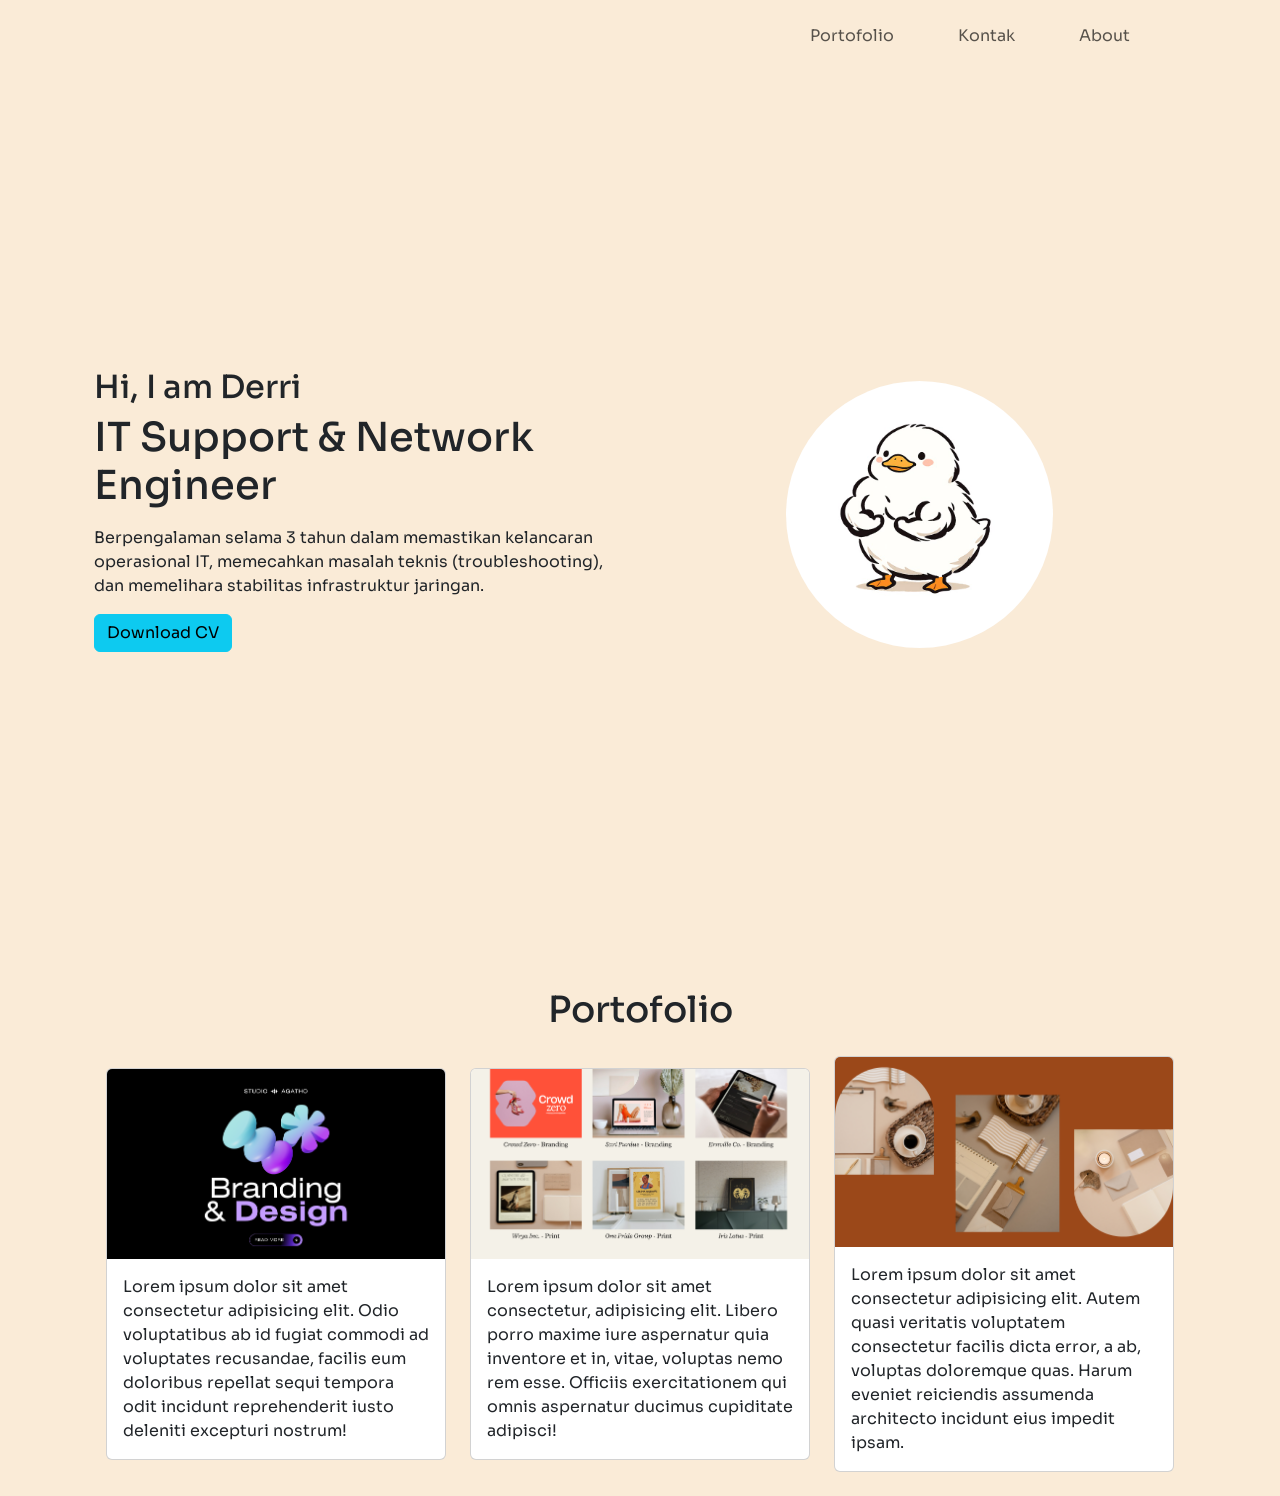
<file: Tugas_4/index.html>
<!doctype html>
<html lang="en">
  <head>
    <meta charset="utf-8" />
    <meta name="viewport" content="width=device-width, initial-scale=1" />
    <title>Portfolio - Derri</title>
    <link href="https://cdn.jsdelivr.net/npm/bootstrap@5.3.8/dist/css/bootstrap.min.css" rel="stylesheet" integrity="sha384-sRIl4kxILFvY47J16cr9ZwB07vP4J8+LH7qKQnuqkuIAvNWLzeN8tE5YBujZqJLB" crossorigin="anonymous" />
    <link rel="preconnect" href="https://fonts.googleapis.com" />
    <link rel="preconnect" href="https://fonts.gstatic.com" crossorigin />
    <link href="https://fonts.googleapis.com/css2?family=Sora:wght@100..800&display=swap" rel="stylesheet" />
    <link rel="stylesheet" href="style.css" />
  </head>
  <body>
    <!-- Section Navbar -->
    <div class="container-lg">
      <nav class="navbar navbar-expand-lg mt-2">
        <div class="container-fluid">
          <button class="navbar-toggler" type="button" data-bs-toggle="collapse" data-bs-target="#navbarSupportedContent" aria-controls="navbarSupportedContent" aria-expanded="false" aria-label="Toggle navigation">
            <span class="navbar-toggler-icon"></span>
          </button>
          <div class="collapse navbar-collapse" id="navbarSupportedContent">
            <ul class="navbar-nav ms-auto mb-lg-0">
              <li class="nav-item me-5">
                <a class="nav-link" aria-current="page" href="#porto">Portofolio</a>
              </li>
              <li class="nav-item me-5">
                <a class="nav-link" href="#kontak">Kontak</a>
              </li>
              <li class="nav-item me-5">
                <a class="nav-link" href="#about">About</a>
              </li>
            </ul>
          </div>
        </div>
      </nav>
      <!-- Section Hero -->
      <div class="container min-vh-100 d-flex justify-content-center">
        <div class="row align-items-center">
          <div class="col-12 col-md-6">
            <div class="mt-2 h2">Hi, I am Derri</div>
            <div class="h1">IT Support & Network Engineer</div>
            <div class="mt-3">Berpengalaman selama 3 tahun dalam memastikan kelancaran operasional IT, memecahkan masalah teknis (troubleshooting), dan memelihara stabilitas infrastruktur jaringan.</div>
            <button type="button" class="btn btn-info mt-3 mb-3">Download CV</button>
          </div>
          <div class="col-12 col-md-6 text-center">
            <div class="mt-2 mb-5 mt-md-5">
              <img src="duck.jpeg" class="img-fluid rounded-circle w-50" alt="It's only DUCK" />
            </div>
          </div>
        </div>
      </div>
      <!-- Section Portofolio -->
      <section id="porto">
        <h1 class="container-fluid text-center my-4">Portofolio</h1>
        <div class="container min-vh-50 d-flex justify-content-center">
          <div class="row align-items-center w-100">
            <!-- Card 1 -->
            <div class="col-12 col-md-4 mb-4">
              <div class="card h-100">
                <img src="1.png" class="card-img-top" alt="..." />
                <div class="card-body">
                  <p class="card-text">
                    Lorem ipsum dolor sit amet consectetur adipisicing elit. Odio voluptatibus ab id fugiat commodi ad voluptates recusandae, facilis eum doloribus repellat sequi tempora odit incidunt reprehenderit iusto deleniti excepturi
                    nostrum!
                  </p>
                </div>
              </div>
            </div>
            <!-- Card 2 -->
            <div class="col-12 col-md-4 mb-4">
              <div class="card h-100">
                <img src="2.png" class="card-img-top" alt="..." />
                <div class="card-body">
                  <p class="card-text">
                    Lorem ipsum dolor sit amet consectetur, adipisicing elit. Libero porro maxime iure aspernatur quia inventore et in, vitae, voluptas nemo rem esse. Officiis exercitationem qui omnis aspernatur ducimus cupiditate adipisci!
                  </p>
                </div>
              </div>
            </div>
            <!-- Card 3 -->
            <div class="col-12 col-md-4 mb-4">
              <div class="card h-100">
                <img src="3.png" class="card-img-top" alt="..." />
                <div class="card-body">
                  <p class="card-text">
                    Lorem ipsum dolor sit amet consectetur adipisicing elit. Autem quasi veritatis voluptatem consectetur facilis dicta error, a ab, voluptas doloremque quas. Harum eveniet reiciendis assumenda architecto incidunt eius
                    impedit ipsam.
                  </p>
                </div>
              </div>
            </div>
          </div>
        </div>
      </section>
      <section id="kontak">
        <div class="container-fluid">
          <div></div>
        </div>
      </section>
    </div>
    <script src="https://cdn.jsdelivr.net/npm/bootstrap@5.3.8/dist/js/bootstrap.bundle.min.js" integrity="sha384-FKyoEForCGlyvwx9Hj09JcYn3nv7wiPVlz7YYwJrWVcXK/BmnVDxM+D2scQbITxI" crossorigin="anonymous"></script>
  </body>
</html>
</file>
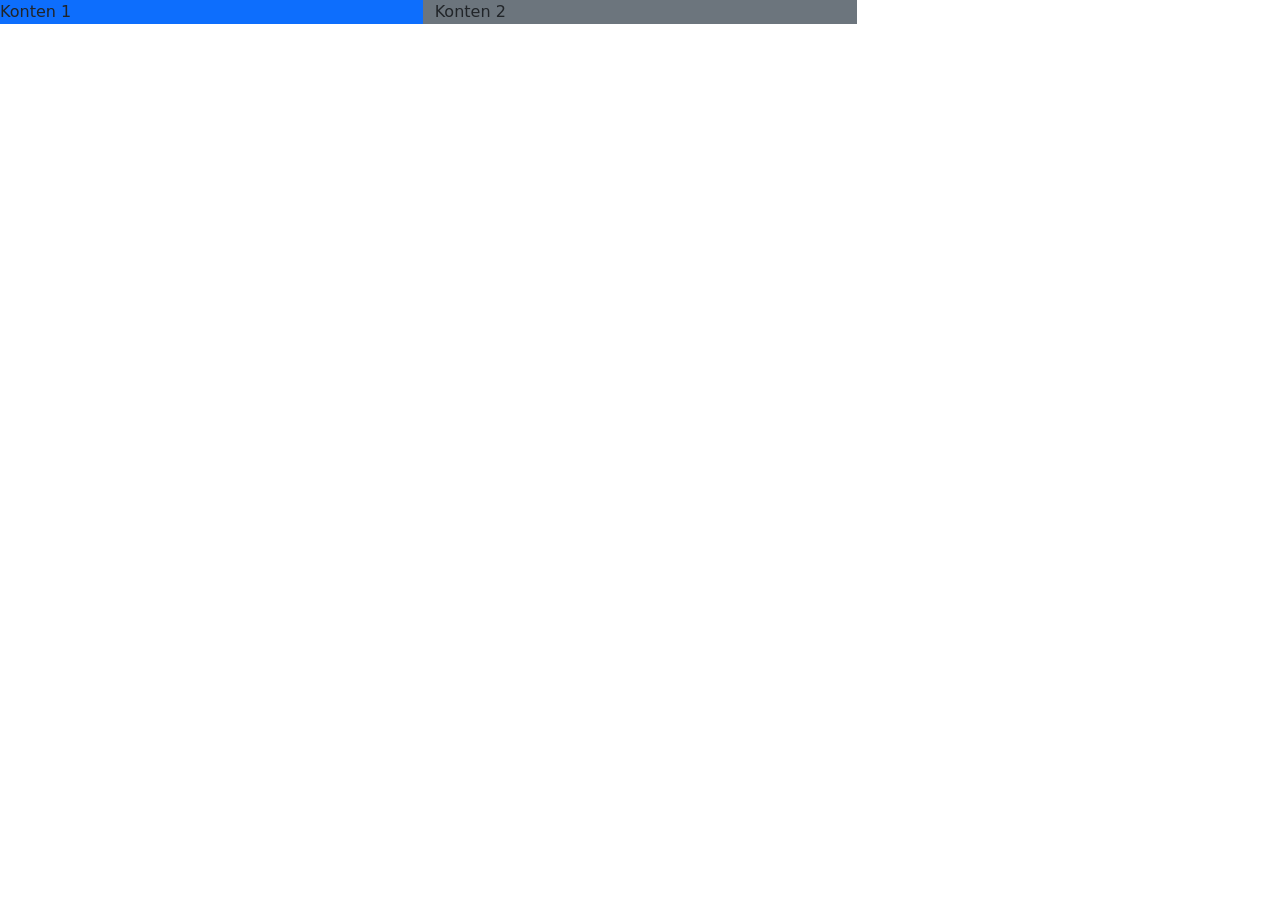
<file: Coba/idclass.html>
<!doctype html>
<html lang="en">
  <head>
    <meta charset="UTF-8" />
    <meta name="viewport" content="width=device-width, initial-scale=1.0" />
    <title>ID</title>
    <style>
      /* ID menggunakan #, dan hanya ada boleh satu dalam satu HTML*/
      #judul {
        color: red;
      }
      /* Class menggunakan . , dan boleh digunakan dalam jumlah banyak */
      .judul {
        color: blueviolet;
        font-size: 20px;
      }
    </style>
    <link rel="stylesheet" href="https://cdn.jsdelivr.net/npm/bootstrap@5.3.8/dist/css/bootstrap.min.css" />
    <script src="https://cdn.jsdelivr.net/npm/bootstrap@5.3.8/dist/js/bootstrap.bundle.min.js"></script>
  </head>
  <body>
    <div class="row">
      <div class="bg-primary col-6 col-md-4">Konten 1</div>
      <div class="bg-secondary col-6 col-md-4">Konten 2</div>
      <!-- <div class="bg-danger col-6 col-md-4">Konten 3</div> -->
    </div>
  </body>
</html>
</file>
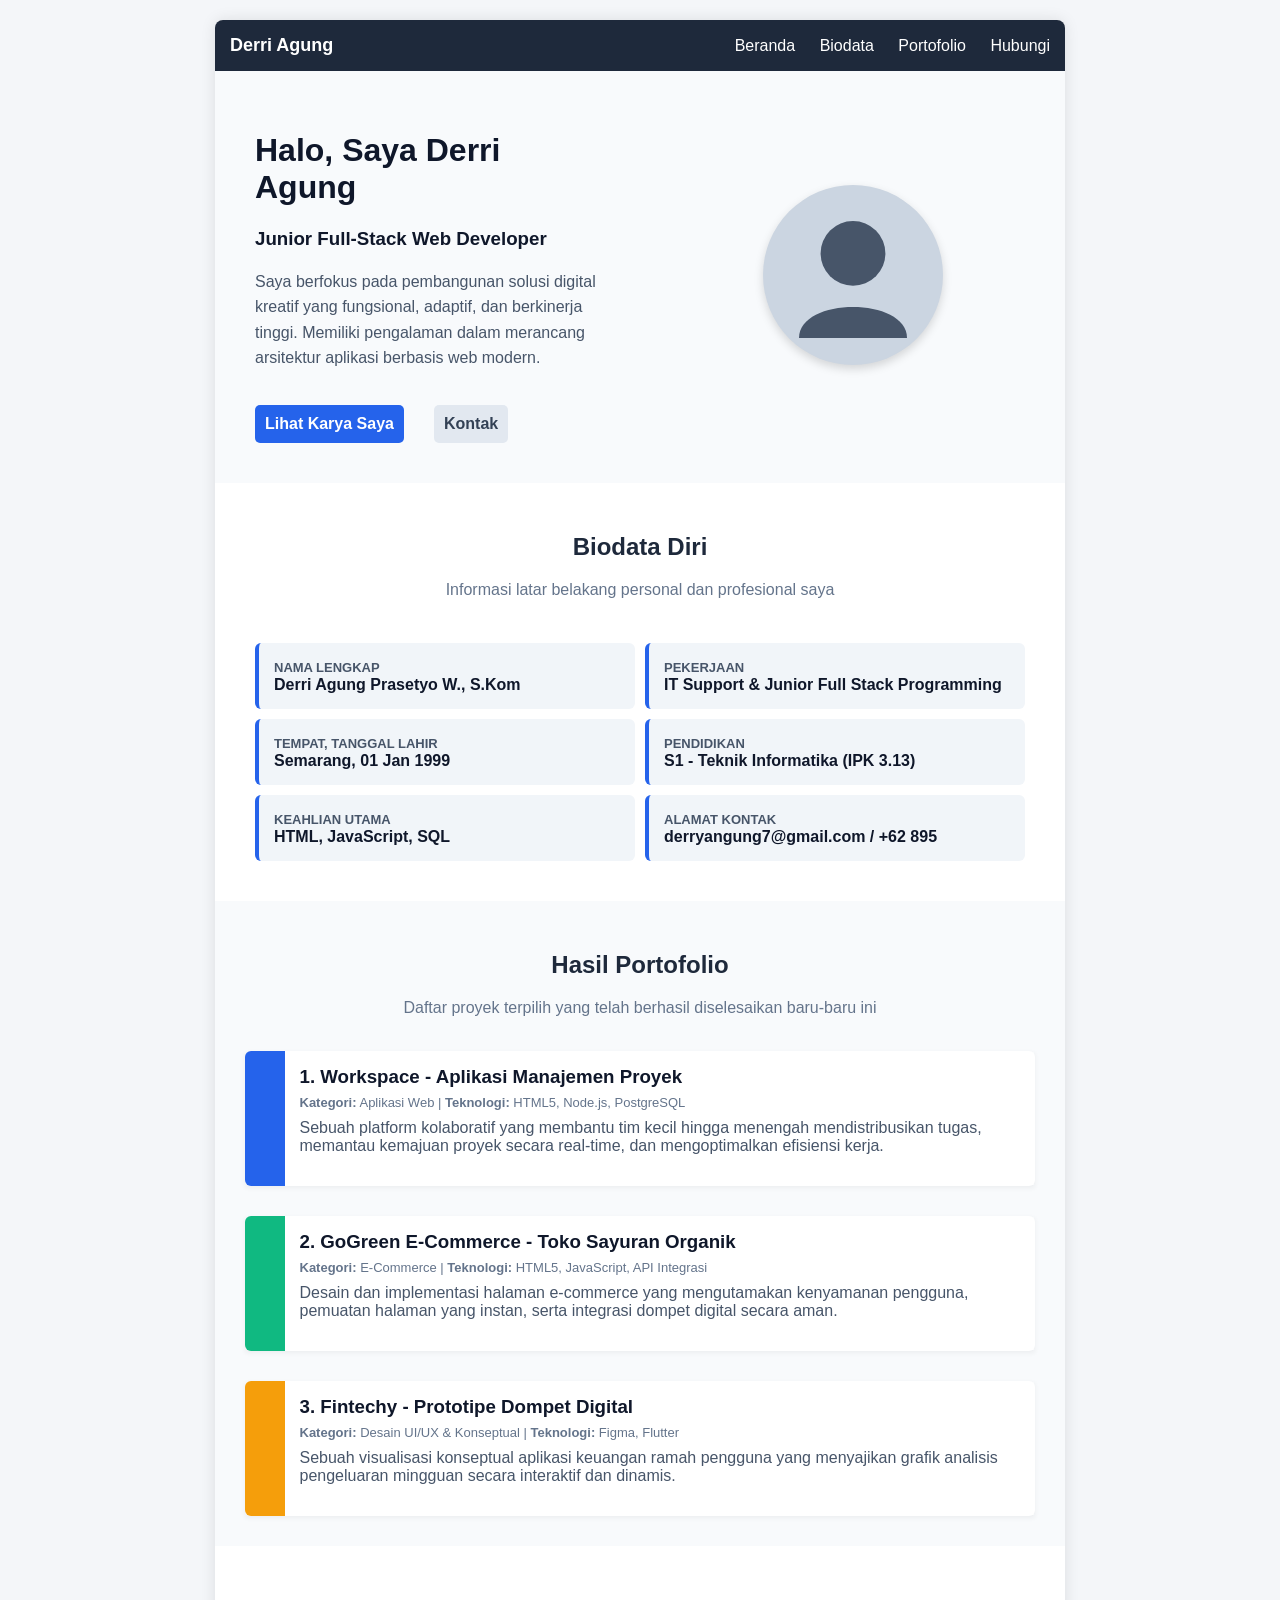
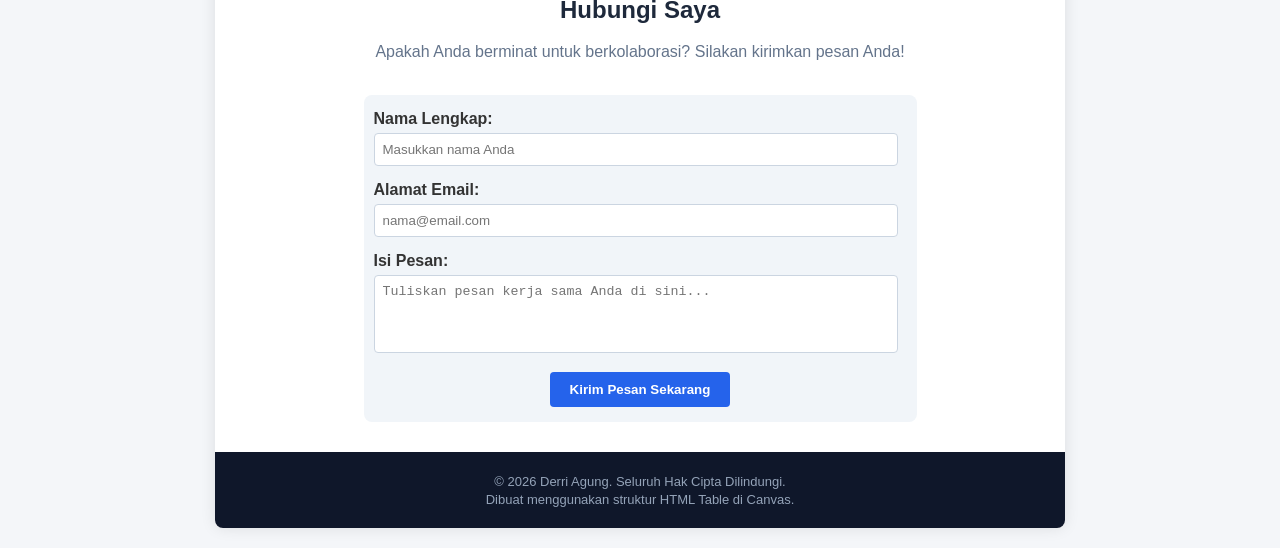
<file: Coba/tabel.html>
<!doctype html>
<html lang="id">
  <head>
    <meta charset="UTF-8" />
    <meta name="viewport" content="width=device-width, initial-scale=1.0" />
    <title>Portofolio - Derri Agung</title>
  </head>
  <body bgcolor="#f4f6f9" text="#333333">
    <!-- Container Utama menggunakan Table agar halaman rapi di tengah -->
    <table
      border="0"
      width="850"
      align="center"
      cellpadding="0"
      cellspacing="0"
      bgcolor="#ffffff"
      style="box-shadow: 0px 0px 15px rgba(0, 0, 0, 0.1); margin-top: 20px; margin-bottom: 20px; font-family: sans-serif; border-radius: 8px; overflow: hidden"
    >
      <tr>
        <td>
          <!--================= SECTION 1: MENU =================-->
          <table border="0" width="100%" cellpadding="15" cellspacing="0" bgcolor="#1e293b">
            <tr>
              <td width="30%">
                <font color="#ffffff" size="4"><strong>Derri Agung</strong></font>
              </td>
              <td width="70%" align="right">
                <font size="3">
                  <a href="#home" style="color: #ffffff; text-decoration: none; margin-left: 20px">Beranda</a>
                  <a href="#biodata" style="color: #ffffff; text-decoration: none; margin-left: 20px">Biodata</a>
                  <a href="#portfolio" style="color: #ffffff; text-decoration: none; margin-left: 20px">Portofolio</a>
                  <a href="#contact" style="color: #ffffff; text-decoration: none; margin-left: 20px">Hubungi</a>
                </font>
              </td>
            </tr>
          </table>

          <!-- ================= SECTION 2: HERO (NAMA & GAMBAR) ================= -->
          <a name="home"></a>
          <table border="0" width="100%" cellpadding="40" cellspacing="0" bgcolor="#f8fafc">
            <tr>
              <!-- Nama dan Deskripsi (Sisi Kiri) -->
              <td width="50%" valign="middle">
                <font color="#0f172a">
                  <h1>Halo, Saya Derri Agung</h1>
                  <h3>Junior Full-Stack Web Developer</h3>
                  <p style="line-height: 1.6; color: #475569">
                    Saya berfokus pada pembangunan solusi digital kreatif yang fungsional, adaptif, dan berkinerja tinggi. Memiliki pengalaman dalam merancang arsitektur aplikasi berbasis web modern.
                  </p>
                  <br />
                  <table border="0" cellpadding="10" cellspacing="0">
                    <tr>
                      <td bgcolor="#2563eb" align="center" style="border-radius: 5px">
                        <a href="#portfolio" style="color: #ffffff; text-decoration: none; font-weight: bold">Lihat Karya Saya</a>
                      </td>
                      <td width="10"></td>
                      <td bgcolor="#e2e8f0" align="center" style="border-radius: 5px">
                        <a href="#contact" style="color: #334155; text-decoration: none; font-weight: bold">Kontak</a>
                      </td>
                    </tr>
                  </table>
                </font>
              </td>
              <!-- Gambar / Avatar SVG (Sisi Kanan) -->
              <td width="50%" align="center" valign="middle">
                <!-- SVG representasi avatar agar selalu termuat dengan baik -->
                <svg width="180" height="180" viewBox="0 0 100 100" style="background-color: #cbd5e1; border-radius: 50%; box-shadow: 0 4px 10px rgba(0, 0, 0, 0.15)">
                  <circle cx="50" cy="38" r="18" fill="#475569" />
                  <path d="M20 85 C20 62, 80 62, 80 85" fill="#475569" />
                </svg>
              </td>
            </tr>
          </table>

          <!-- ================= SECTION 3: BIODATA (6 BOX) ================= -->
          <a name="biodata"></a>
          <table border="0" width="100%" cellpadding="30" cellspacing="0">
            <tr>
              <td>
                <center>
                  <font color="#1e293b">
                    <h2>Biodata Diri</h2>
                    <p style="color: #64748b">Informasi latar belakang personal dan profesional saya</p>
                  </font>
                </center>
                <br />

                <!-- Grid 6 Box menggunakan nested table (3 Baris, 2 Kolom) -->
                <table border="0" width="100%" cellpadding="15" cellspacing="10">
                  <!-- Baris 1: Box 1 & Box 2 -->
                  <tr>
                    <!-- Box 1 -->
                    <td width="50%" bgcolor="#f1f5f9" style="border-radius: 6px; border-left: 4px solid #2563eb">
                      <font color="#475569" size="2"><strong>NAMA LENGKAP</strong></font
                      ><br />
                      <font color="#0f172a" size="3"><strong>Derri Agung Prasetyo W., S.Kom</strong></font>
                    </td>
                    <!-- Box 2 -->
                    <td width="50%" bgcolor="#f1f5f9" style="border-radius: 6px; border-left: 4px solid #2563eb">
                      <font color="#475569" size="2"><strong>PEKERJAAN</strong></font
                      ><br />
                      <font color="#0f172a" size="3"><strong>IT Support & Junior Full Stack Programming</strong></font>
                    </td>
                  </tr>
                  <!-- Baris 2: Box 3 & Box 4 -->
                  <tr>
                    <!-- Box 3 -->
                    <td bgcolor="#f1f5f9" style="border-radius: 6px; border-left: 4px solid #2563eb">
                      <font color="#475569" size="2"><strong>TEMPAT, TANGGAL LAHIR</strong></font
                      ><br />
                      <font color="#0f172a" size="3"><strong>Semarang, 01 Jan 1999</strong></font>
                    </td>
                    <!-- Box 4 -->
                    <td bgcolor="#f1f5f9" style="border-radius: 6px; border-left: 4px solid #2563eb">
                      <font color="#475569" size="2"><strong>PENDIDIKAN</strong></font
                      ><br />
                      <font color="#0f172a" size="3"><strong>S1 - Teknik Informatika (IPK 3.13)</strong></font>
                    </td>
                  </tr>
                  <!-- Baris 3: Box 5 & Box 6 -->
                  <tr>
                    <!-- Box 5 -->
                    <td bgcolor="#f1f5f9" style="border-radius: 6px; border-left: 4px solid #2563eb">
                      <font color="#475569" size="2"><strong>KEAHLIAN UTAMA</strong></font
                      ><br />
                      <font color="#0f172a" size="3"><strong>HTML, JavaScript, SQL</strong></font>
                    </td>
                    <!-- Box 6 -->
                    <td bgcolor="#f1f5f9" style="border-radius: 6px; border-left: 4px solid #2563eb">
                      <font color="#475569" size="2"><strong>ALAMAT KONTAK</strong></font
                      ><br />
                      <font color="#0f172a" size="3"><strong>derryangung7@gmail.com / +62 895</strong></font>
                    </td>
                  </tr>
                </table>
              </td>
            </tr>
          </table>

          <!-- ================= SECTION 4: PORTOFOLIO ================= -->
          <a name="portfolio"></a>
          <table border="0" width="100%" cellpadding="30" cellspacing="0" bgcolor="#f8fafc">
            <tr>
              <td>
                <center>
                  <font color="#1e293b">
                    <h2>Hasil Portofolio</h2>
                    <p style="color: #64748b">Daftar proyek terpilih yang telah berhasil diselesaikan baru-baru ini</p>
                  </font>
                </center>
                <br />

                <!-- Portofolio Items organized in Table Rows -->
                <table border="0" width="100%" cellpadding="15" cellspacing="0">
                  <!-- Proyek 1 -->
                  <tr bgcolor="#ffffff" style="box-shadow: 0 2px 5px rgba(0, 0, 0, 0.05)">
                    <td width="5%" bgcolor="#2563eb" style="border-top-left-radius: 6px; border-bottom-left-radius: 6px"></td>
                    <td width="95%" style="border-top-right-radius: 6px; border-bottom-right-radius: 6px">
                      <font color="#0f172a">
                        <h3 style="margin: 0 0 5px 0">1. Workspace - Aplikasi Manajemen Proyek</h3>
                        <font color="#64748b" size="2"><strong>Kategori:</strong> Aplikasi Web | <strong>Teknologi:</strong> HTML5, Node.js, PostgreSQL</font>
                        <p style="color: #475569; margin-top: 8px">
                          Sebuah platform kolaboratif yang membantu tim kecil hingga menengah mendistribusikan tugas, memantau kemajuan proyek secara real-time, dan mengoptimalkan efisiensi kerja.
                        </p>
                      </font>
                    </td>
                  </tr>

                  <!-- Spacer Row -->
                  <tr height="15">
                    <td></td>
                  </tr>

                  <!-- Proyek 2 -->
                  <tr bgcolor="#ffffff" style="box-shadow: 0 2px 5px rgba(0, 0, 0, 0.05)">
                    <td width="5%" bgcolor="#10b981" style="border-top-left-radius: 6px; border-bottom-left-radius: 6px"></td>
                    <td width="95%" style="border-top-right-radius: 6px; border-bottom-right-radius: 6px">
                      <font color="#0f172a">
                        <h3 style="margin: 0 0 5px 0">2. GoGreen E-Commerce - Toko Sayuran Organik</h3>
                        <font color="#64748b" size="2"><strong>Kategori:</strong> E-Commerce | <strong>Teknologi:</strong> HTML5, JavaScript, API Integrasi</font>
                        <p style="color: #475569; margin-top: 8px">Desain dan implementasi halaman e-commerce yang mengutamakan kenyamanan pengguna, pemuatan halaman yang instan, serta integrasi dompet digital secara aman.</p>
                      </font>
                    </td>
                  </tr>

                  <!-- Spacer Row -->
                  <tr height="15">
                    <td></td>
                  </tr>

                  <!-- Proyek 3 -->
                  <tr bgcolor="#ffffff" style="box-shadow: 0 2px 5px rgba(0, 0, 0, 0.05)">
                    <td width="5%" bgcolor="#f59e0b" style="border-top-left-radius: 6px; border-bottom-left-radius: 6px"></td>
                    <td width="95%" style="border-top-right-radius: 6px; border-bottom-right-radius: 6px">
                      <font color="#0f172a">
                        <h3 style="margin: 0 0 5px 0">3. Fintechy - Prototipe Dompet Digital</h3>
                        <font color="#64748b" size="2"><strong>Kategori:</strong> Desain UI/UX & Konseptual | <strong>Teknologi:</strong> Figma, Flutter</font>
                        <p style="color: #475569; margin-top: 8px">Sebuah visualisasi konseptual aplikasi keuangan ramah pengguna yang menyajikan grafik analisis pengeluaran mingguan secara interaktif dan dinamis.</p>
                      </font>
                    </td>
                  </tr>
                </table>
              </td>
            </tr>
          </table>

          <!-- ================= SECTION TAMBAHAN: FORM HUBUNGI ================= -->
          <a name="contact"></a>
          <table border="0" width="100%" cellpadding="30" cellspacing="0">
            <tr>
              <td>
                <center>
                  <font color="#1e293b">
                    <h2>Hubungi Saya</h2>
                    <p style="color: #64748b">Apakah Anda berminat untuk berkolaborasi? Silakan kirimkan pesan Anda!</p>
                  </font>
                </center>
                <br />

                <table border="0" width="70%" align="center" cellpadding="10" cellspacing="0" bgcolor="#f1f5f9" style="border-radius: 8px">
                  <tr>
                    <td>
                      <form action="#" method="POST" onsubmit="event.preventDefault()">
                        <p style="margin: 5px 0">
                          <label for="name"><strong>Nama Lengkap:</strong></label
                          ><br />
                          <input type="text" id="name" name="name" required placeholder="Masukkan nama Anda" style="width: 95%; padding: 8px; border: 1px solid #cbd5e1; border-radius: 4px; margin-top: 5px" />
                        </p>
                        <p style="margin: 15px 0">
                          <label for="email"><strong>Alamat Email:</strong></label
                          ><br />
                          <input type="email" id="email" name="email" required placeholder="nama@email.com" style="width: 95%; padding: 8px; border: 1px solid #cbd5e1; border-radius: 4px; margin-top: 5px" />
                        </p>
                        <p style="margin: 15px 0">
                          <label for="message"><strong>Isi Pesan:</strong></label
                          ><br />
                          <textarea
                            id="message"
                            name="message"
                            rows="4"
                            required
                            placeholder="Tuliskan pesan kerja sama Anda di sini..."
                            style="width: 95%; padding: 8px; border: 1px solid #cbd5e1; border-radius: 4px; margin-top: 5px; resize: none"
                          ></textarea>
                        </p>
                        <p style="margin: 5px 0" align="center">
                          <button type="submit" style="background-color: #2563eb; color: #ffffff; border: none; padding: 10px 20px; border-radius: 4px; font-weight: bold; cursor: pointer">Kirim Pesan Sekarang</button>
                        </p>
                      </form>
                    </td>
                  </tr>
                </table>
              </td>
            </tr>
          </table>

          <!-- ================= FOOTER ================= -->
          <table border="0" width="100%" cellpadding="20" cellspacing="0" bgcolor="#0f172a">
            <tr>
              <td align="center">
                <font color="#94a3b8" size="2">
                  &copy; 2026 Derri Agung. Seluruh Hak Cipta Dilindungi.<br />
                  Dibuat menggunakan struktur HTML Table di Canvas.
                </font>
              </td>
            </tr>
          </table>
        </td>
      </tr>
    </table>
  </body>
</html>
</file>
<file: Tugas_4/style.css>
body {
  font-family: "Sora", sans-serif;
  font-style: normal;
  background-color: antiquewhite;
}
body h1 {
  font-size: 36px;
  line-height: 44px;
}

/* body div ul li a {
  font-weight: bold;
} */

body img {
  width: 75%;
}
</file>
